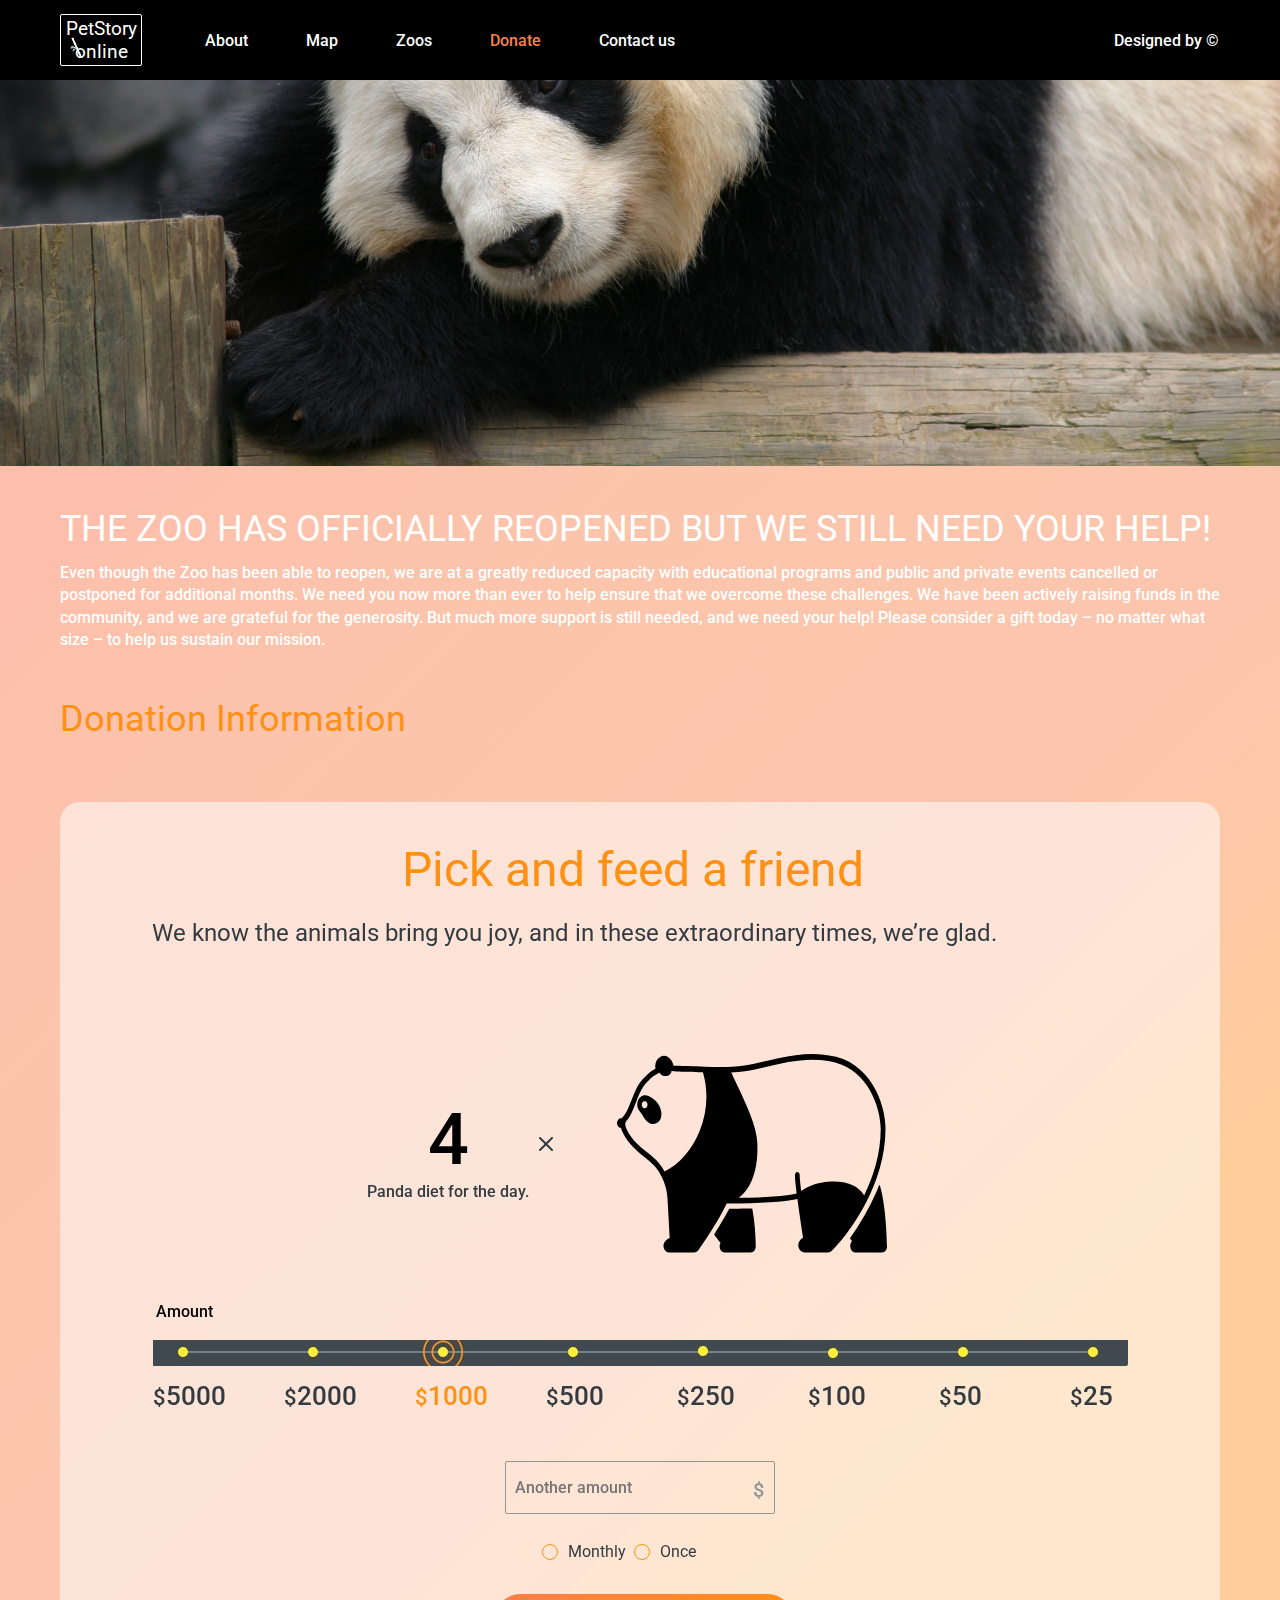
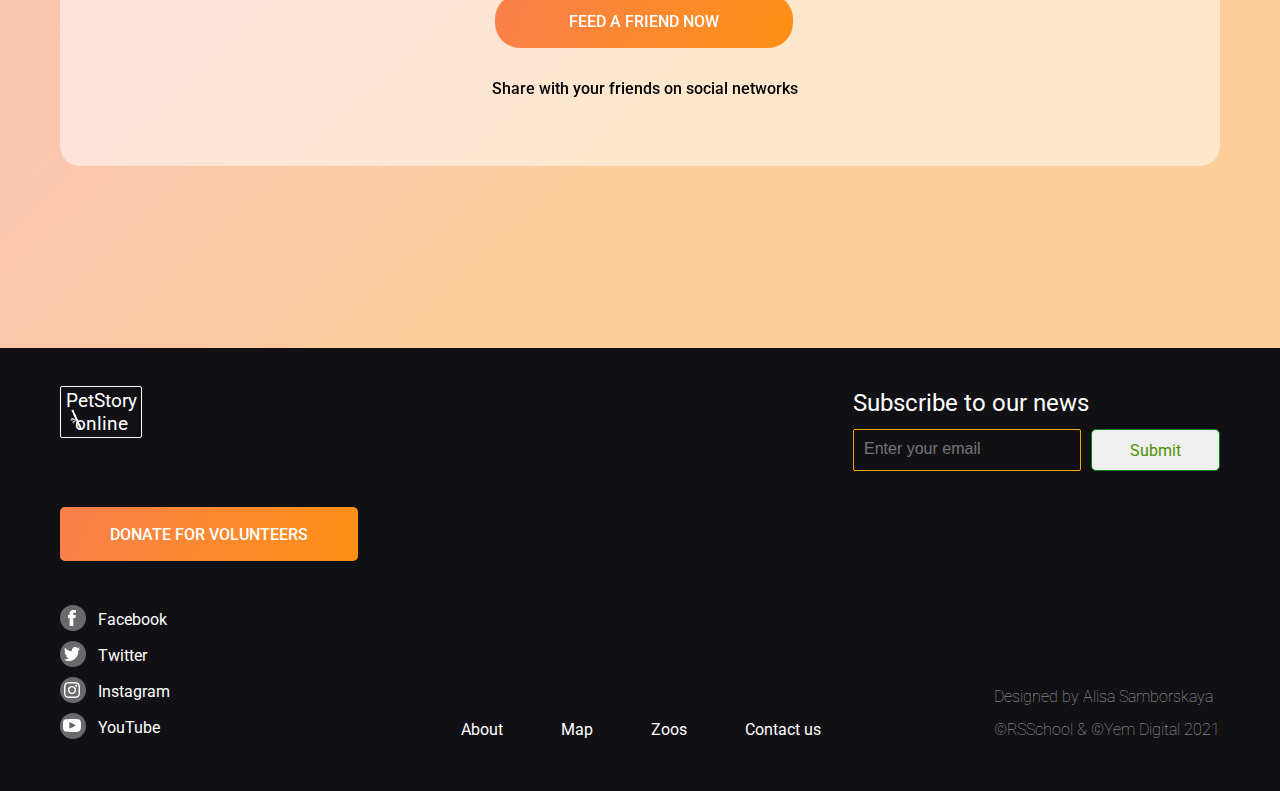
<file: pages/donate/index.html>
<!DOCTYPE html>
<html lang="en">
  <head>
    <meta charset="UTF-8" />
    <meta http-equiv="X-UA-Compatible" content="IE=edge" />
    <meta name="viewport" content="width=device-width, initial-scale=1.0" />
    <title>Donate</title>
    <link rel="preconnect" href="https://fonts.googleapis.com" />
    <link rel="preconnect" href="https://fonts.gstatic.com" crossorigin />
    <link
      href="https://fonts.googleapis.com/css2?family=Roboto:wght@100;300;400;500;700&display=swap"
      rel="stylesheet"
    />
    <link rel="stylesheet" href="./style.css" />
  </head>
  <body>
    <div class="overlay_open_tablet"></div>
    <div class="wrapper">
      <div class="popup_wrp" id="popup">
        <div class="popup_tablet popup_mobile">
          <div class="popup_logo flex">
            <h1>
              <a href="../../pages/main/index.html" class="popup_logo-link"
                >PetStory online</a
              >
            </h1>
            <img
              src="../../assets/icons/popup_logo_bamboo.svg"
              alt="logo"
              class="popup_logo_icon"
            />
          </div>
          <nav class="popup_nav">
            <ul class="popup_list flex">
              <li class="popup_item">
                <a href="../../pages/main/index.html">About</a>
              </li>
              <li class="popup_item"><a href="">Map</a></li>
              <li class="popup_item"><a href="">Zoos</a></li>
              <li class="popup_item">
                <a href="../donate/index.html">Donate</a>
              </li>
              <li class="popup_item"><a href="">Contact us</a></li>
              <li class="popup_item">
                <a
                  href="https://www.figma.com/file/jfEFwkXVj1WRq7sUHDr8os/PetStory-online?node-id=0%3A1"
                  target="_blank"
                  >Designed by ©</a
                >
              </li>
            </ul>
          </nav>
          <div class="cross">
            <span class="cross_span"></span>
            <span class="cross_span"></span>
          </div>
        </div>
      </div>
      <div class="header__preview">
        <header class="header flex">
          <div class="container container__header flex">
            <div class="header_logo flex">
              <h1>
                <a href="../main/index.html" class="header_logo-link"
                  >PetStory online</a
                >
              </h1>
              <img
                src="../../assets/icons/header_logo_bamboo.svg"
                alt="logo"
                class="header_logo_icon"
              />
            </div>
            <div class="menu_burger" id="popup_btn">
              <span></span>
              <span></span>
              <span></span>
            </div>
            <nav class="header_nav">
              <ul class="header_list flex">
                <li class="header_item">
                  <a href="../main/index.html">About</a>
                </li>
                <li class="header_item"><a href="">Map</a></li>
                <li class="header_item"><a href="">Zoos</a></li>
                <li class="header_item">
                  <a href="/pages/donate/index.html" target="_blank">Donate</a>
                </li>
                <li class="header_item"><a href="">Contact us</a></li>
                <li class="header_item">
                  <a
                    href="https://www.figma.com/file/jfEFwkXVj1WRq7sUHDr8os/PetStory-online?node-id=0%3A1"
                    target="_blank"
                    >Designed by ©</a
                  >
                </li>
              </ul>
            </nav>
          </div>
        </header>

        <section class="preview">
          <div class="container_preview container"></div>
        </section>

        <section class="donate">
          <div class="donate_container container">
            <div class="donate_content">
              <h2 class="donate_title">
                THE ZOO HAS OFFICIALLY REOPENED BUT WE STILL NEED YOUR HELP!
              </h2>
              <p class="donate_subtitle">
                Even though the Zoo has been able to reopen, we are at a greatly
                reduced capacity with educational programs and public and
                private events cancelled or postponed for additional months. We
                need you now more than ever to help ensure that we overcome
                these challenges. We have been actively raising funds in the
                community, and we are grateful for the generosity. But much more
                support is still needed, and we need your help! Please consider
                a gift today – no matter what size – to help us sustain our
                mission.
              </p>
              <h2 class="donate_text_info">Donation Information</h2>
              <div class="donate_main">
                <h2 class="donate_main_title">Pick and feed a friend</h2>
                <p class="donate_main_subtitle">
                  We know the animals bring you joy, and in these
                  <span>extraordinary times, we&rsquo;re glad.</span>
                </p>
                <div class="donate_main_diet">
                  <div class="diet_left">
                    <h3 class="diet_number">4</h3>
                    <p class="diet_text">Panda diet for the day.</p>
                  </div>
                  <img
                    src="../../assets/icons/diet_icon.svg"
                    alt="icon"
                    class="diet_icon_small"
                  />
                  <img
                    src="../../assets/icons/diet_icon_mobile.svg"
                    alt="icon"
                    class="diet_icon_small_mobile"
                  />
                  <img
                    src="../../assets/icons/diet_panda_big.svg"
                    alt="icon"
                    class="diet_icon_big"
                  />
                </div>
                <div class="donate_main_form">
                  <h3 class="form_title">Amount</h3>
                  <div class="form_slider">
                    <img
                      src="../../assets/images/donate_form_slider.jpg"
                      alt="slider"
                      class="form_slider_img"
                    />
                    <img
                      src="../../assets/images/donate_form_slider_smalldesk.png"
                      alt="slider"
                      class="form_slider_img_smalldesk"
                    />
                    <img
                      src="../../assets/images/donate_form_slider_tablet.png"
                      alt="slider"
                      class="form_slider_img_tablet"
                    />
                    <img
                      src="../../assets/images/donate_form_slider_mobile.png"
                      alt="slider"
                      class="form_slider_img_mobile"
                    />
                    <div class="form_text_wrp">
                      <p class="form_text form_text1"><span>$</span>5000</p>
                      <p class="form_text form_text2"><span>$</span>2000</p>
                      <p class="form_text form_text3"><span>$</span>1000</p>
                      <p class="form_text form_text4"><span>$</span>500</p>
                      <p class="form_text form_text5"><span>$</span>250</p>
                      <p class="form_text form_text6"><span>$</span>100</p>
                      <p class="form_text form_text7"><span>$</span>50</p>
                      <p class="form_text form_text8"><span>$</span>25</p>
                    </div>
                  </div>
                  <div class="form_another-donate-block">
                    <input
                      type="number"
                      maxlength="4"
                      id="amount"
                      placeholder="Another amount"
                      class="another-donate"
                    />
                    <label for="amount">$</label>
                  </div>
                  <div class="form_frequency">
                    <label for="" class="frequency_radio">
                      <input type="radio" name="frequency_radio" />
                      <span>Monthly</span>
                    </label>
                    <label for="" class="frequency_radio">
                      <input type="radio" name="frequency_radio" />
                      <span>Once</span>
                    </label>
                  </div>
                  <button class="donate_main_button">FEED A FRIEND NOW</button>
                  <p class="donate_main_footer_text">
                    Share with your friends on social networks
                  </p>
                </div>
              </div>
            </div>
          </div>
        </section>

        <footer class="footer">
          <div class="footer_container container">
            <div class="footer_content">
              <div class="footer_logo_wrp">
                <div class="footer_logo">
                  <h4>
                    <a href="../main/index.html" class="footer_logo-link"
                      >PetStory online</a
                    >
                  </h4>
                  <img
                    src="../../assets/icons/header_logo_bamboo.svg"
                    alt="logo"
                    class="footer_logo_icon"
                  />
                </div>
              </div>
              <div class="footer_email">
                <h2 class="footer_email-title">Subscribe to our news</h2>
                <form class="email_wrp">
                  <div class="email_border">
                    <input
                      type="email"
                      class="email_field"
                      placeholder="Enter your email"
                    />
                  </div>
                  <input
                    type="button"
                    class="footer_email-btn"
                    value="Submit"
                  />
                </form>
              </div>
              <div class="footer_donate-wrp">
                <a href="/pages/donate/index.html" target="_blank"
                  ><button class="footer_btn-donate">
                    DONATE FOR VOLUNTEERS
                  </button></a
                >
              </div>
              <ul class="socials_list">
                <li class="social_item">
                  <a href="https://ru-ru.facebook.com/" target="_blank"
                    ><div class="social_bck">
                      <img
                        src="../../assets/icons/facebook.svg"
                        alt="social"
                        class="social_img-1"
                      /></div
                  ></a>
                  <p class="social_text">Facebook</p>
                </li>
                <li class="social_item">
                  <a href="https://twitter.com/?lang=ru" target="_blank"
                    ><div class="social_bck">
                      <img
                        src="../../assets/icons/twitter.svg"
                        alt="social"
                        class="social_img-2"
                      /></div
                  ></a>
                  <p class="social_text">Twitter</p>
                </li>
                <li class="social_item">
                  <a href="https://www.instagram.com/" target="_blank"
                    ><div class="social_bck">
                      <img
                        src="../../assets/icons/instagram.svg"
                        alt="social"
                        class="social_img-3"
                      /></div
                  ></a>
                  <p class="social_text">Instagram</p>
                </li>
                <li class="social_item">
                  <a href="https://www.youtube.com/?hl=RU" target="_blank"
                    ><div class="social_bck">
                      <img
                        src="../../assets/icons/youtube.svg"
                        alt="social"
                        class="social_img-4"
                      /></div
                  ></a>
                  <p class="social_text">YouTube</p>
                </li>
              </ul>
              <nav class="footer_nav">
                <ul class="footer_list">
                  <li class="footer_item">
                    <a href="../main/index.html">About</a>
                  </li>
                  <li class="footer_item"><a href="">Map</a></li>
                  <li class="footer_item"><a href="">Zoos</a></li>
                  <li class="footer_item"><a href="">Contact us</a></li>
                </ul>
              </nav>
              <p class="footer_about">
                Designed by Alisa Samborskaya <br />
                ©RSSchool & ©Yem Digital 2021
              </p>
            </div>
          </div>
        </footer>
      </div>
    </div>
    <script src="./script.js"></script>
  </body>
</html>
</file>
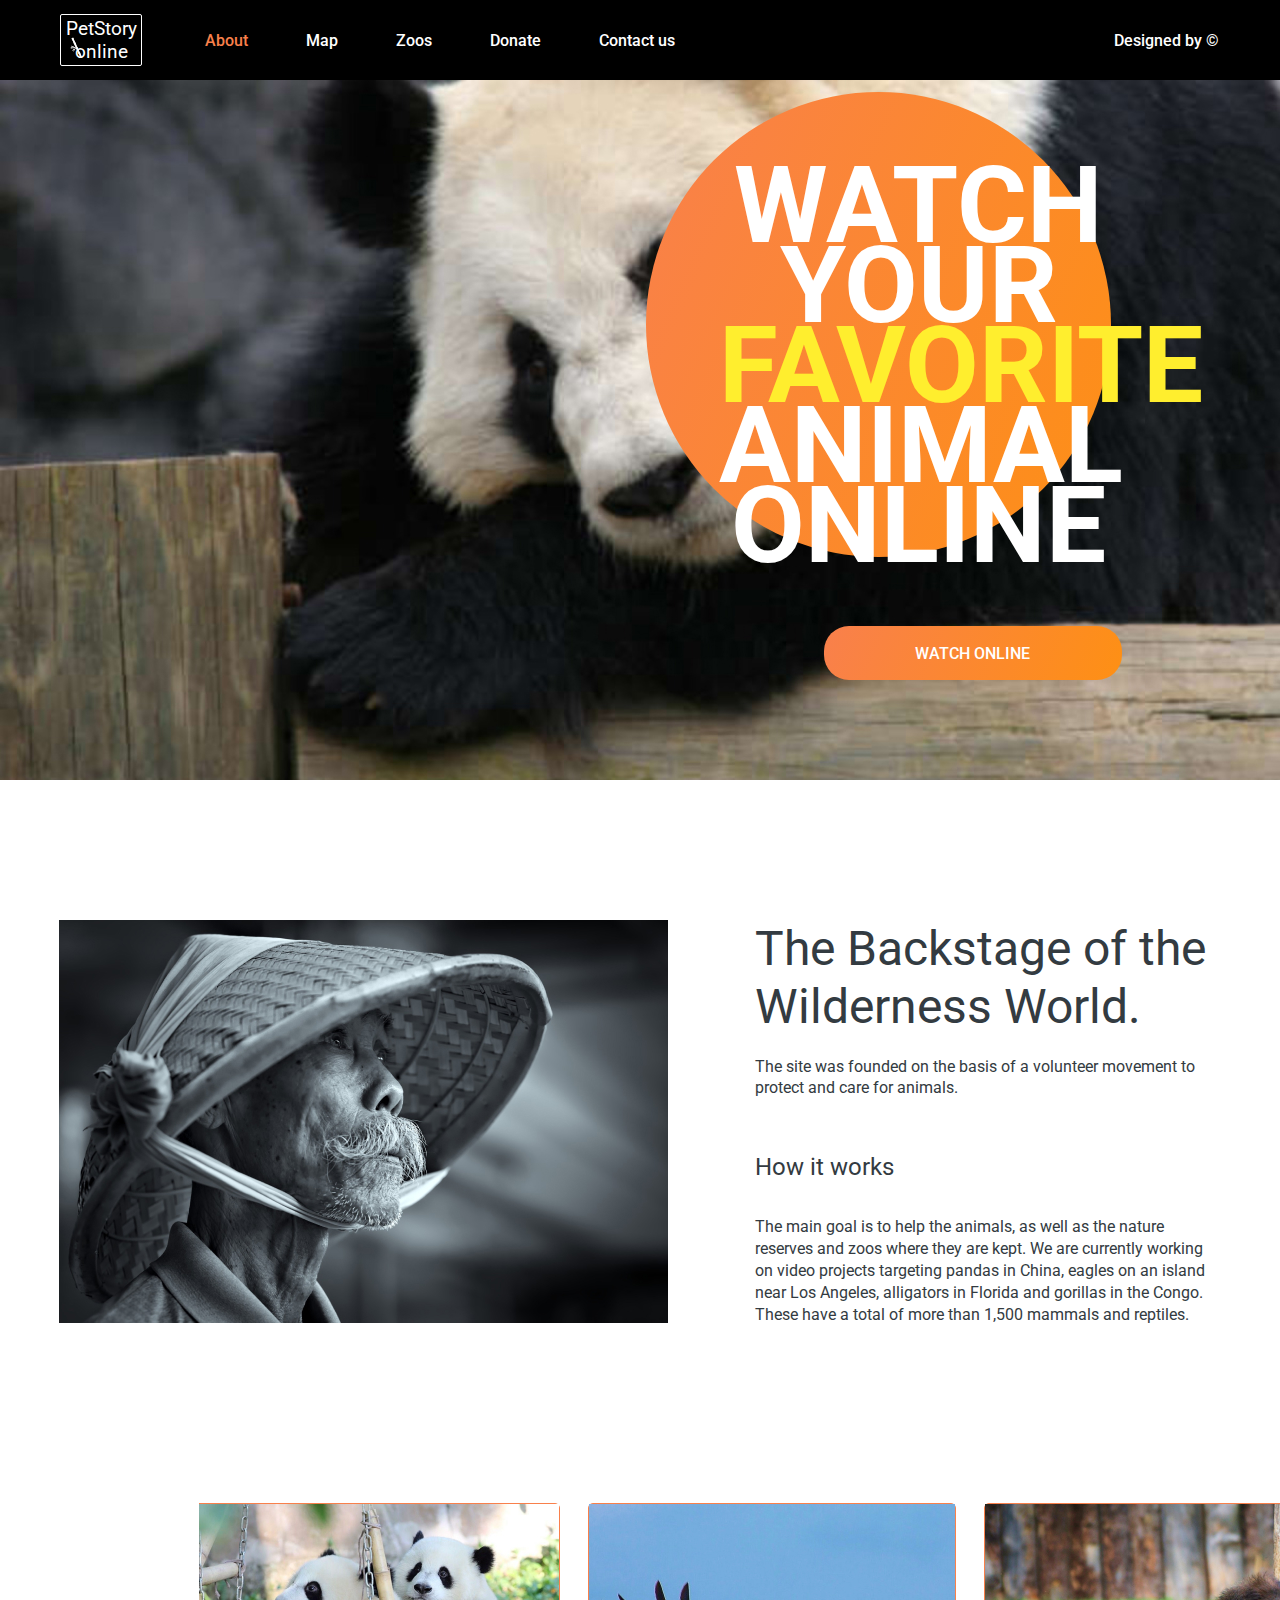
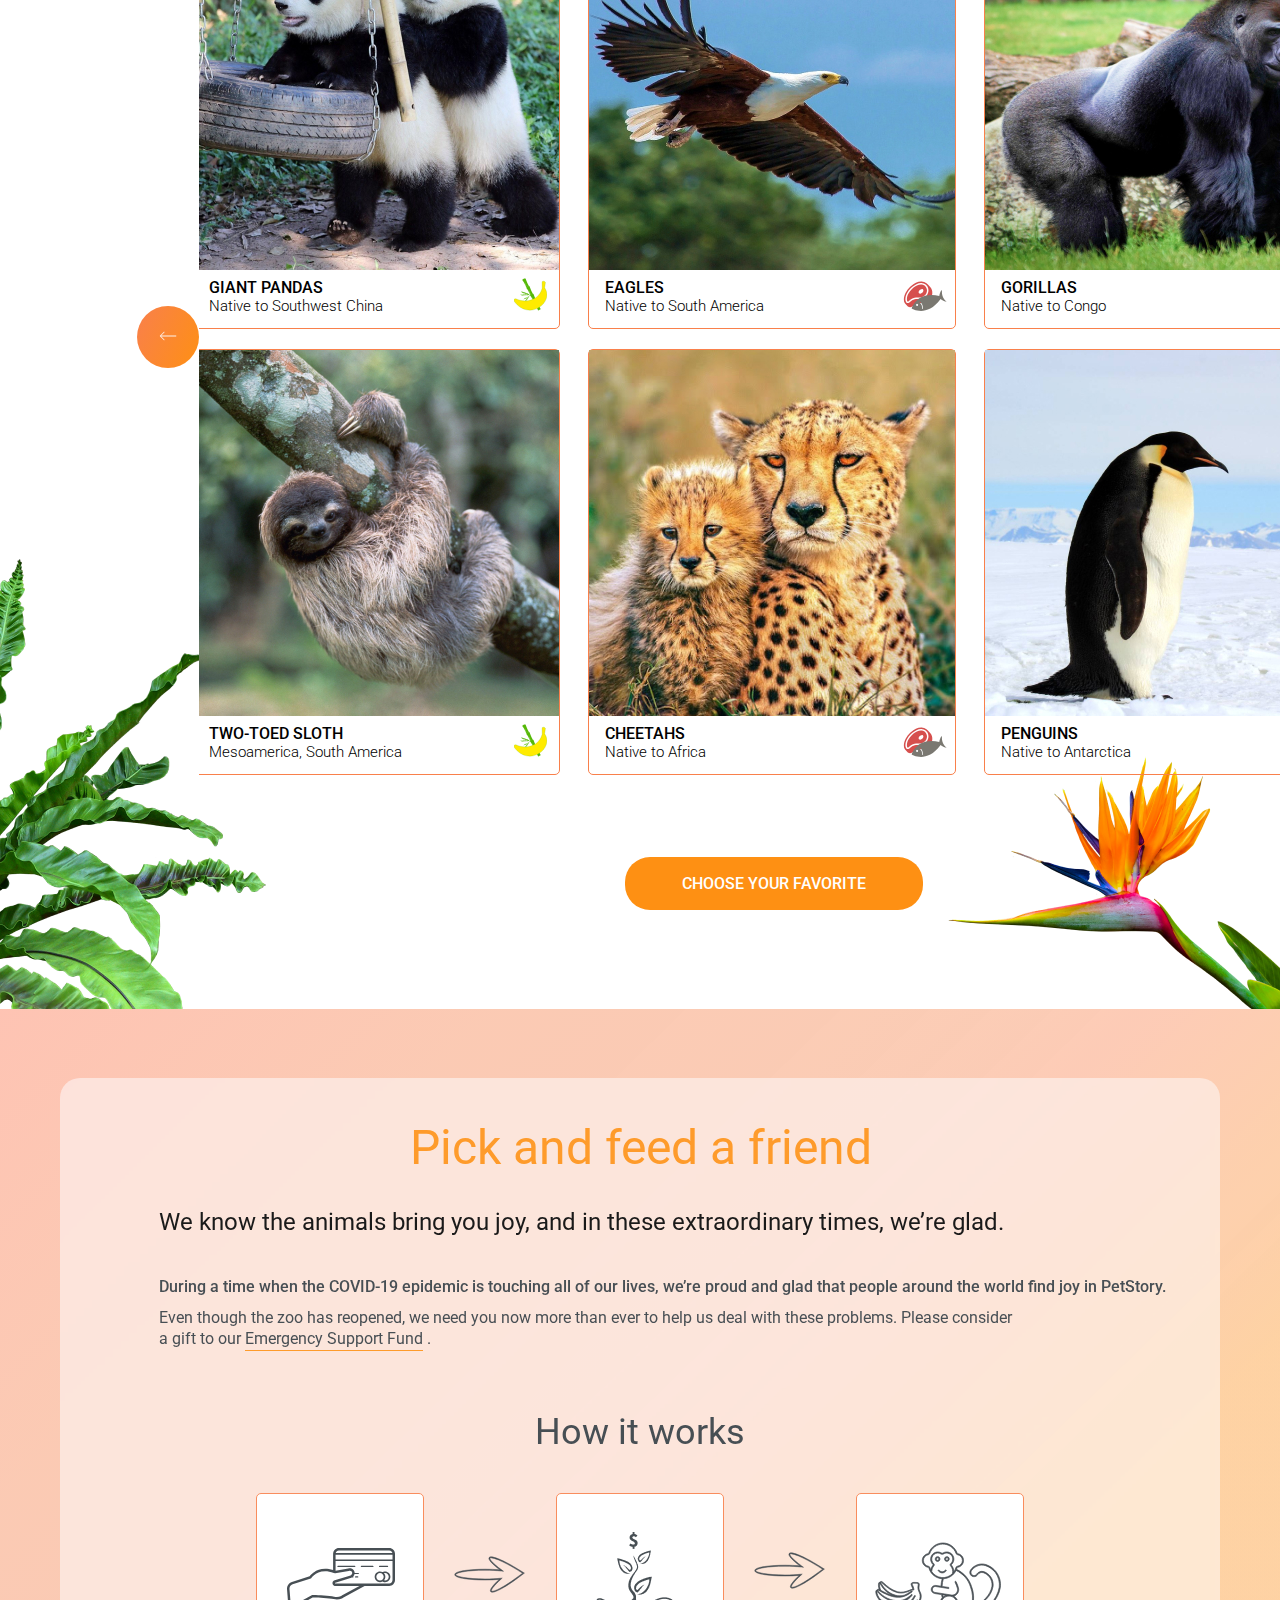
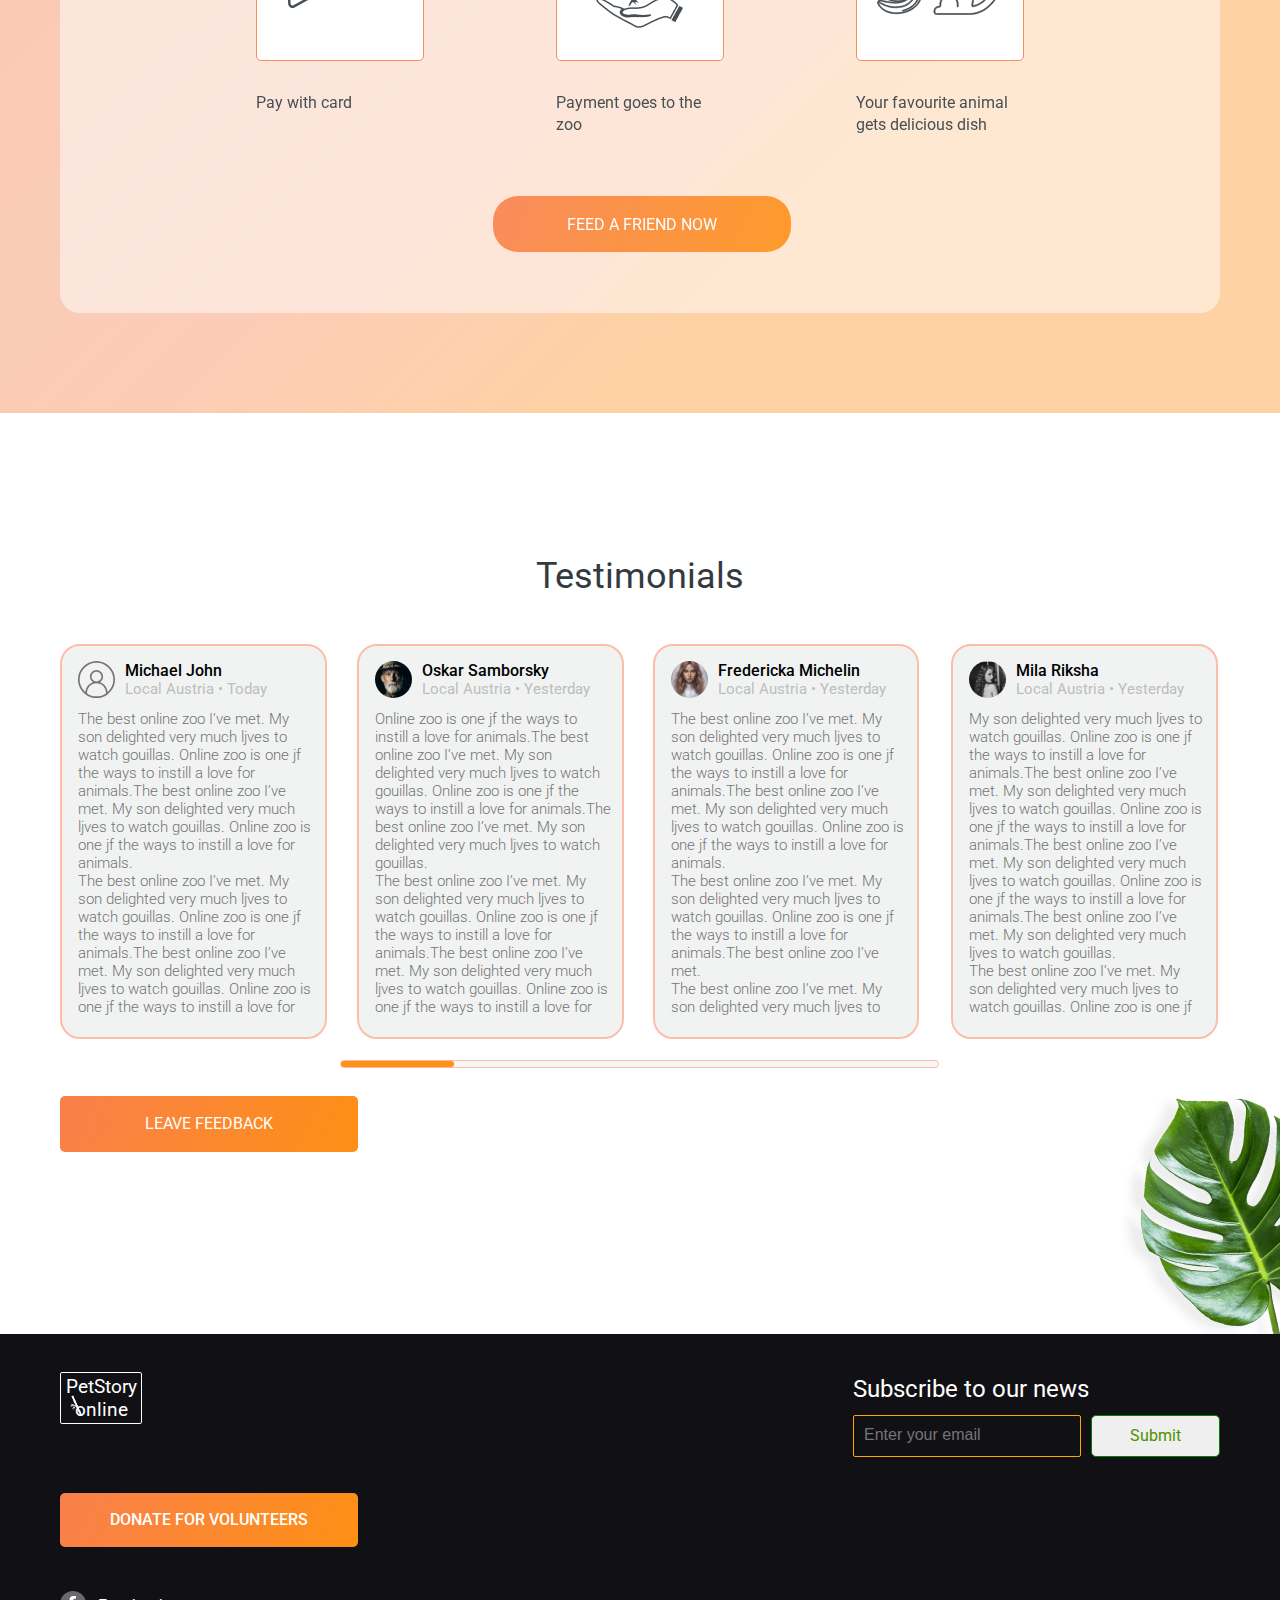
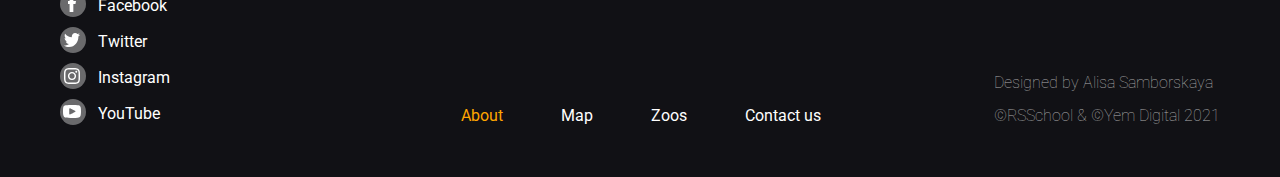
<file: pages/main/index.html>
<!DOCTYPE html>
<html lang="en">
  <head>
    <meta charset="UTF-8" />
    <meta http-equiv="X-UA-Compatible" content="IE=edge" />
    <meta name="viewport" content="width=device-width, initial-scale=1.0" />
    <title>Online-zoo</title>
    <link rel="preconnect" href="https://fonts.googleapis.com" />
    <link rel="preconnect" href="https://fonts.gstatic.com" crossorigin />
    <link
      href="https://fonts.googleapis.com/css2?family=Roboto:wght@100;300;400;500;700&display=swap"
      rel="stylesheet"
    />
    <link rel="stylesheet" href="./style.css" />
  </head>
  <body>
    <div class="overlay_open_tablet"></div>
    <div class="wrapper">
      <div class="popup_wrp" id="popup">
        <div class="popup_tablet popup_mobile">
          <div class="popup_logo flex">
            <h1>
              <a href="./index.html" class="popup_logo-link">PetStory online</a>
            </h1>
            <img
              src="../../assets/icons/popup_logo_bamboo.svg"
              alt="logo"
              class="popup_logo_icon"
            />
          </div>
          <nav class="popup_nav">
            <ul class="popup_list flex">
              <li class="popup_item"><a href="#">About</a></li>
              <li class="popup_item"><a href="">Map</a></li>
              <li class="popup_item"><a href="">Zoos</a></li>
              <li class="popup_item">
                <a href="../donate/index.html">Donate</a>
              </li>
              <li class="popup_item"><a href="">Contact us</a></li>
              <li class="popup_item">
                <a
                  href="https://www.figma.com/file/jfEFwkXVj1WRq7sUHDr8os/PetStory-online?node-id=0%3A1"
                  target="_blank"
                  >Designed by ©</a
                >
              </li>
            </ul>
          </nav>
          <div class="cross">
            <span class="cross_span"></span>
            <span class="cross_span"></span>
          </div>
        </div>
      </div>
      <div class="header__preview">
        <div class="preview_ellipse_small_desc"></div>
        <header class="header flex">
          <div class="container container__header flex">
            <div class="header_logo flex">
              <h1><a href="" class="header_logo-link">PetStory online</a></h1>
              <img
                src="../../assets/icons/header_logo_bamboo.svg"
                alt="logo"
                class="header_logo_icon"
              />
            </div>
            <div class="menu_burger" id="popup_btn">
              <span></span>
              <span></span>
              <span></span>
            </div>
            <nav class="header_nav">
              <ul class="header_list flex">
                <li class="header_item"><a href="#">About</a></li>
                <li class="header_item"><a href="">Map</a></li>
                <li class="header_item"><a href="">Zoos</a></li>
                <li class="header_item">
                  <a href="../donate/index.html">Donate</a>
                </li>
                <li class="header_item"><a href="">Contact us</a></li>
                <li class="header_item">
                  <a
                    href="https://www.figma.com/file/jfEFwkXVj1WRq7sUHDr8os/PetStory-online?node-id=0%3A1"
                    target="_blank"
                    >Designed by ©</a
                  >
                </li>
              </ul>
            </nav>
          </div>
        </header>
        <section class="preview">
          <div class="container_preview container">
            <div class="preview_content">
              <div class="preview_ellipse"></div>
              <h2 class="preview_text">
                WATCH YOUR <span>FAVORITE</span> ANIMAL ONLINE
              </h2>
              <button class="preview_button">WATCH ONLINE</button>
            </div>
          </div>
        </section>
      </div>

      <main class="main">
        <section class="backstage">
          <div class="container_backstage container">
            <div class="backstage_content flex">
              <img
                src="../../assets/images/bamboo_cap.jpg"
                alt="bamboo-cap"
                class="backstage_img"
              />
              <img
                src="../../assets/images/bamboo-cap_small_desc.jpg"
                alt="bamboo-cap"
                class="backstage_img_small_desc"
                width="455"
                height="408"
              />
              <div class="backstage_text">
                <h3 class="backstage_title-first">
                  The Backstage of the Wilderness World.
                </h3>
                <p class="backstage_subtitle-first">
                  The site was founded on the basis of a volunteer movement to
                  protect and care for animals.
                </p>
                <h4 class="backstage_title-second">How it works</h4>
                <p class="backstage_subtitle-second">
                  The main goal is to help the animals, as well as the nature
                  reserves and zoos where they are kept. We are currently
                  working on video projects targeting pandas in China, eagles on
                  an island near Los Angeles, alligators in Florida and gorillas
                  in the Congo. These have a total of more than 1,500 mammals
                  and reptiles.
                </p>
              </div>
            </div>
          </div>
        </section>

        <section class="animal_card">
          <div class="left-scroll-btn">
            <button class="scroll-btn">
              <img src="../../assets/icons/arrow_left.svg" alt="arrow" />
            </button>
          </div>
          <div class="animal_card_container container">
            <div class="animal_card_content">
              <div class="left-scroll-btn_smalldesk">
                <button class="scroll-btn">
                  <img src="../../assets/icons/arrow_left.svg" alt="arrow" />
                </button>
              </div>
              <div class="right-scroll-btn_smalldesk">
                <button class="scroll-btn">
                  <img src="../../assets/icons/arrow_right.svg" alt="arrow" />
                </button>
              </div>
              <div class="animal_card-slider" id="viewport">
                <div class="animal_card-element card_1">
                  <img
                    src="../../assets/images/animal_card_1.jpg"
                    alt="card"
                    class="card-element_img"
                  />
                  <p class="card-element_title">GIANT PANDAS</p>
                  <p class="card-element_subtitle">Native to Southwest China</p>
                  <img
                    src="../../assets/icons/banana-bamboo_icon.svg"
                    alt="icon"
                    class="card-element_icon banana"
                  />
                </div>
                <div class="animal_card-element card_2">
                  <img
                    src="../../assets/images/animal_card_2.jpg"
                    alt="card"
                    class="card-element_img"
                  />
                  <p class="card-element_title">EAGLES</p>
                  <p class="card-element_subtitle">Native to South America</p>
                  <img
                    src="../../assets/icons/meet-fish_icon.svg"
                    alt="icon"
                    class="card-element_icon meet_fish"
                  />
                </div>
                <div class="animal_card-element card_3">
                  <img
                    src="../../assets/images/animal_card_3.jpg"
                    alt="card"
                    class="card-element_img"
                  />
                  <p class="card-element_title">GORILLAS</p>
                  <p class="card-element_subtitle">Native to Congo</p>
                  <img
                    src="../../assets/icons/banana-bamboo_icon.svg"
                    alt="icon"
                    class="card-element_icon banana"
                  />
                </div>
                <div class="animal_card-element card_4">
                  <img
                    src="../../assets/images/animal_card_4.jfif"
                    alt="card"
                    class="card-element_img"
                    width="366"
                    height="366"
                  />
                  <p class="card-element_title">ALLIGATORS</p>
                  <p class="card-element_subtitle">
                    Native to Southeastern United States
                  </p>
                  <img
                    src="../../assets/icons/meet-fish_icon.svg"
                    alt="icon"
                    class="card-element_icon meet_fish"
                  />
                </div>
                <div class="animal_card-element card_5">
                  <img
                    src="../../assets/images/animal_card_5.jpg"
                    alt="card"
                    class="card-element_img"
                  />
                  <p class="card-element_title">TWO-TOED SLOTH</p>
                  <p class="card-element_subtitle">
                    Mesoamerica, South America
                  </p>
                  <img
                    src="../../assets/icons/banana-bamboo_icon.svg"
                    alt="icon"
                    class="card-element_icon banana"
                  />
                </div>
                <div class="animal_card-element card_6">
                  <img
                    src="../../assets/images/animal_card_6.jpg"
                    alt="card"
                    class="card-element_img"
                  />
                  <p class="card-element_title">CHEETAHS</p>
                  <p class="card-element_subtitle">Native to Africa</p>
                  <img
                    src="../../assets/icons/meet-fish_icon.svg"
                    alt="icon"
                    class="card-element_icon meet_fish"
                  />
                </div>
                <div class="animal_card-element card_7">
                  <img
                    src="../../assets/images/animal_card_7.jpg"
                    alt="card"
                    class="card-element_img"
                  />
                  <p class="card-element_title">PENGUINS</p>
                  <p class="card-element_subtitle">Native to Antarctica</p>
                  <img
                    src="../../assets/icons/meet-fish_icon.svg"
                    alt="icon"
                    class="card-element_icon meet_fish"
                  />
                </div>
                <div class="animal_card-element card_8">
                  <img
                    src="../../assets/images/animal_card_8.jfif"
                    alt="card"
                    class="card-element_img"
                    width="366"
                    height="366"
                  />
                  <p class="card-element_title">GORILLAS</p>
                  <p class="card-element_subtitle">Native to Congo</p>
                  <img
                    src="../../assets/icons/banana-bamboo_icon.svg"
                    alt="icon"
                    class="card-element_icon banana"
                  />
                </div>
              </div>
              <button class="animal_card-button">CHOOSE YOUR FAVORITE</button>
            </div>
          </div>
          <div class="right-scroll-btn">
            <button class="scroll-btn">
              <img src="../../assets/icons/arrow_right.svg" alt="arrow" />
            </button>
          </div>
        </section>

        <section class="donate">
          <div class="donate_container container">
            <div class="donate_content">
              <h2 class="donate_title-main">Pick and feed a friend</h2>
              <p class="donate_subtitle">
                We know the animals bring you joy, and in these extraordinary
                times, we&rsquo;re glad.
              </p>
              <p class="donate_text-one">
                During a time when the COVID-19 epidemic is touching all of our
                lives, we&rsquo;re proud and glad that people around the world
                find joy in PetStory.
              </p>
              <p class="donate_text-two">
                Even though the zoo has reopened, we need you now more than ever
                to help us deal with these problems. Please consider a gift to
                our
                <a href="../donate/index.html" target="_blank"
                  ><span> Emergency Support Fund</span> .</a
                >
              </p>
              <h3 class="donate_title-steps">How it works</h3>
              <div class="donate_steps">
                <img
                  src="../../assets/images/donate_arrow_tablet.svg"
                  alt="arrow_tablet"
                  class="donate_arrow_tablet1"
                  width="89"
                  height="70"
                />
                <img
                  src="../../assets/images/donate_arrow_tablet.svg"
                  alt="arrow_tablet"
                  class="donate_arrow_tablet2"
                  width="89"
                  height="70"
                />
                <div class="donate_steps-widget widget-1">
                  <div class="widget_background">
                    <img
                      src="../../assets/icons/donate_widget_pay.svg"
                      alt="icon"
                      class="widget_logo-pay"
                    />
                  </div>
                  <p class="widget_text">Pay with card</p>
                </div>
                <img
                  src="../../assets/icons/donate_arrow.svg"
                  alt="arrow"
                  class="donate_steps_arrow-one"
                />
                <div class="donate_steps-widget widget-2">
                  <div class="widget_background">
                    <img
                      src="../../assets/icons/donate_widget_hand.png"
                      alt="icon"
                      class="widget_logo-hand"
                    />
                  </div>
                  <p class="widget_text">
                    Payment goes to the <br />
                    zoo
                  </p>
                </div>
                <img
                  src="../../assets/icons/donate_arrow.svg"
                  alt="arrow"
                  class="donate_steps_arrow-two"
                />
                <div class="donate_steps-widget widget-3">
                  <div class="widget_background">
                    <img
                      src="../../assets/icons/donate_widget_monkey.svg"
                      alt="icon"
                      class="widget_logo-monkey"
                    />
                  </div>
                  <p class="widget_text">
                    Your favourite animal <br />
                    gets delicious dish
                  </p>
                </div>
              </div>
              <button class="donate_btn">
                <a href="../donate/index.html"> FEED A FRIEND NOW</a>
              </button>
            </div>
          </div>
        </section>

        <section class="response">
          <div class="response_container container">
            <div class="response_content">
              <p class="response_title">Testimonials</p>
              <div class="response_cards-list">
                <div class="response_card">
                  <div class="response_card-top">
                    <img
                      src="../../assets/icons/response_card-img_1.svg"
                      alt="user"
                      class="response_card-img"
                    />
                    <h4 class="response_card-name">Michael John</h4>
                    <p class="response_card-info">Local Austria • Today</p>
                  </div>
                  <p class="response_card-content">
                    The best online zoo I&rsquo;ve met. My son delighted very
                    much ljves to watch gouillas. Online zoo is one jf the ways
                    to instill a love for animals.The best online zoo I&rsquo;ve
                    met. My son delighted very much ljves to watch gouillas.
                    Online zoo is one jf the ways to instill a love for animals.
                    <br />
                    The best online zoo I&rsquo;ve met. My son delighted very
                    much ljves to watch gouillas. Online zoo is one jf the ways
                    to instill a love for animals.The best online zoo I&rsquo;ve
                    met. My son delighted very much ljves to watch gouillas.
                    Online zoo is one jf the ways to instill a love for animals.
                  </p>
                </div>
                <div class="response_card">
                  <div class="response_card-top">
                    <img
                      src="../../assets/icons/response_card-img_2.svg"
                      alt="user"
                      class="response_card-img"
                    />
                    <h4 class="response_card-name">Oskar Samborsky</h4>
                    <p class="response_card-info">Local Austria • Yesterday</p>
                  </div>
                  <p class="response_card-content">
                    Online zoo is one jf the ways to instill a love for
                    animals.The best online zoo I&rsquo;ve met. My son delighted
                    very much ljves to watch gouillas. Online zoo is one jf the
                    ways to instill a love for animals.The best online zoo
                    I&rsquo;ve met. My son delighted very much ljves to watch
                    gouillas. <br />
                    The best online zoo I&rsquo;ve met. My son delighted very
                    much ljves to watch gouillas. Online zoo is one jf the ways
                    to instill a love for animals.The best online zoo I&rsquo;ve
                    met. My son delighted very much ljves to watch gouillas.
                    Online zoo is one jf the ways to instill a love for animals.
                    The best online zoo I&rsquo;ve met. My son delighted very
                    much ljves to watch gouillas. Online zoo is one jf the ways
                    to instill a love for animals.The best online zoo I&rsquo;ve
                    met. My son delighted very much ljves to watch gouillas.
                    Online zoo is one jf the ways to instill a love for animals.
                  </p>
                </div>
                <div class="response_card">
                  <div class="response_card-top">
                    <img
                      src="../../assets/icons/response_card-img_3.svg"
                      alt="user"
                      class="response_card-img"
                    />
                    <h4 class="response_card-name">Fredericka Michelin</h4>
                    <p class="response_card-info">Local Austria • Yesterday</p>
                  </div>
                  <p class="response_card-content">
                    The best online zoo I&rsquo;ve met. My son delighted very
                    much ljves to watch gouillas. Online zoo is one jf the ways
                    to instill a love for animals.The best online zoo I&rsquo;ve
                    met. My son delighted very much ljves to watch gouillas.
                    Online zoo is one jf the ways to instill a love for animals.
                    <br />
                    The best online zoo I&rsquo;ve met. My son delighted very
                    much ljves to watch gouillas. Online zoo is one jf the ways
                    to instill a love for animals.The best online zoo I&rsquo;ve
                    met. <br />
                    The best online zoo I&rsquo;ve met. My son delighted very
                    much ljves to watch gouillas. Online zoo is one jf the ways
                    to instill a love for animals.The best online zoo I&rsquo;ve
                    met. My son delighted very much ljves to watch gouillas.
                    Online zoo is one jf the ways to instill a love for animals.
                  </p>
                </div>
                <div class="response_card">
                  <div class="response_card-top">
                    <img
                      src="../../assets/icons/response_card-img_4.svg"
                      alt="user"
                      class="response_card-img response_card-img_4"
                    />
                    <h4 class="response_card-name">Mila Riksha</h4>
                    <p class="response_card-info">Local Austria • Yesterday</p>
                  </div>
                  <p class="response_card-content">
                    My son delighted very much ljves to watch gouillas. Online
                    zoo is one jf the ways to instill a love for animals.The
                    best online zoo I&rsquo;ve met. My son delighted very much
                    ljves to watch gouillas. Online zoo is one jf the ways to
                    instill a love for animals.The best online zoo I&rsquo;ve
                    met. My son delighted very much ljves to watch gouillas.
                    Online zoo is one jf the ways to instill a love for
                    animals.The best online zoo I&rsquo;ve met. My son delighted
                    very much ljves to watch gouillas. <br />
                    The best online zoo I&rsquo;ve met. My son delighted very
                    much ljves to watch gouillas. Online zoo is one jf the ways
                    to instill a love for animals.The best online zoo I&rsquo;ve
                    met. My son delighted very much ljves to watch gouillas.
                    Online zoo is one jf the ways to instill a love for animals.
                  </p>
                </div>
              </div>
              <div class="response_line">
                <div class="progress_bar"></div>
              </div>
              <div class="repsonse_btn-wrp">
                <button class="response_btn">LEAVE FEEDBACK</button>
              </div>
            </div>
          </div>
        </section>
      </main>

      <footer class="footer">
        <div class="footer_container container">
          <div class="footer_content">
            <div class="footer_logo_wrp">
              <div class="footer_logo">
                <h4><a href="" class="footer_logo-link">PetStory online</a></h4>
                <img
                  src="../../assets/icons/header_logo_bamboo.svg"
                  alt="logo"
                  class="footer_logo_icon"
                />
              </div>
            </div>
            <div class="footer_email">
              <h2 class="footer_email-title">Subscribe to our news</h2>
              <form class="email_wrp">
                <div class="email_border">
                  <input
                    type="email"
                    class="email_field"
                    placeholder="Enter your email"
                  />
                </div>
                <input type="button" class="footer_email-btn" value="Submit" />
              </form>
            </div>
            <div class="footer_donate-wrp">
              <a href="../donate/index.html"
                ><button class="footer_btn-donate">
                  DONATE FOR VOLUNTEERS
                </button></a
              >
            </div>
            <ul class="socials_list">
              <li class="social_item">
                <a href="https://ru-ru.facebook.com/" target="_blank"
                  ><div class="social_bck">
                    <img
                      src="../../assets/icons/facebook.svg"
                      alt="social"
                      class="social_img-1"
                    /></div
                ></a>
                <p class="social_text">Facebook</p>
              </li>
              <li class="social_item">
                <a href="https://twitter.com/?lang=ru" target="_blank"
                  ><div class="social_bck">
                    <img
                      src="../../assets/icons/twitter.svg"
                      alt="social"
                      class="social_img-2"
                    /></div
                ></a>
                <p class="social_text">Twitter</p>
              </li>
              <li class="social_item">
                <a href="https://www.instagram.com/" target="_blank"
                  ><div class="social_bck">
                    <img
                      src="../../assets/icons/instagram.svg"
                      alt="social"
                      class="social_img-3"
                    /></div
                ></a>
                <p class="social_text">Instagram</p>
              </li>
              <li class="social_item">
                <a href="https://www.youtube.com/?hl=RU" target="_blank"
                  ><div class="social_bck">
                    <img
                      src="../../assets/icons/youtube.svg"
                      alt="social"
                      class="social_img-4"
                    /></div
                ></a>
                <p class="social_text">YouTube</p>
              </li>
            </ul>
            <nav class="footer_nav">
              <ul class="footer_list">
                <li class="footer_item"><a href="#">About</a></li>
                <li class="footer_item"><a href="">Map</a></li>
                <li class="footer_item"><a href="">Zoos</a></li>
                <li class="footer_item"><a href="">Contact us</a></li>
              </ul>
            </nav>
            <p class="footer_about">
              Designed by Alisa Samborskaya <br />
              ©RSSchool & ©Yem Digital 2021
            </p>
          </div>
        </div>
      </footer>
    </div>
    <script src="./script.js"></script>
  </body>
</html>
</file>
<file: pages/donate/style.css>
html, body {
  height: 100%;
}

html {
  overflow: overlay;
}

* {
  padding: 0px;
  margin: 0px;
  border: none;
}

*,
*::before,
*::after {
  box-sizing: border-box;
}

.footer .footer_container .footer_content .footer_logo-link, .header .header_logo-link {
  font-family: "Roboto";
  font-style: normal;
  font-weight: 400;
}

.footer .footer_container .footer_donate-wrp .footer_btn-donate, .donate .donate_container .donate_content .donate_main .donate_main_form .donate_main_footer_text, .donate .donate_container .donate_content .donate_main .donate_main_form .donate_main_button, .donate .donate_container .donate_content .donate_main .donate_main_form .form_another-donate-block input[type=number], .donate .donate_container .donate_content .donate_main .donate_main_form .form_text_wrp .form_text, .donate .donate_container .donate_content .donate_main .donate_main_form .form_title, .donate .donate_container .donate_content .donate_main .donate_main_diet .diet_left .diet_text, .donate .donate_container .donate_content .donate_main .donate_main_diet .diet_left .diet_number, .donate .donate_container .donate_content .donate_subtitle, .header .header_item {
  font-family: "Roboto";
  font-style: normal;
  font-weight: 500;
}

.footer .footer_container .footer_nav .footer_list .footer_item, .footer .footer_container .socials_list .social_item .social_text, .footer .footer_container .footer_content .footer_email .footer_email-btn, .footer .footer_container .footer_content .footer_email .footer_email-title, .donate .donate_container .donate_content .donate_main .donate_main_form .form_frequency .frequency_radio span, .donate .donate_container .donate_content .donate_main .donate_main_form .form_another-donate-block label, .donate .donate_container .donate_content .donate_main .donate_main_subtitle, .donate .donate_container .donate_content .donate_main .donate_main_title, .donate .donate_container .donate_content .donate_text_info, .donate .donate_container .donate_content .donate_title {
  font-family: "Roboto";
  font-style: normal;
  font-weight: 400;
}

.wrapper {
  max-width: 100%;
  overflow: hidden;
}

.container {
  width: 1160px;
}

.flex {
  display: flex;
}

a {
  text-decoration: none;
  color: inherit;
}

li {
  list-style-type: none;
}

.overlay_open_tablet {
  display: none;
  position: absolute;
  width: 100%;
  height: 1984px;
  top: 0;
  left: 0;
  background-color: rgba(0, 0, 0, 0.55);
  z-index: 100000;
}

.popup_tablet {
  display: none;
}

.header {
  height: 80px;
  background-color: black;
}
.header .container__header {
  align-items: center;
  margin: 0 auto;
}
.header .header_list {
  margin-left: 63px;
  justify-content: flex-start;
}
.header .header_item {
  color: #ffffff;
}
.header .header_item:not(:first-child) {
  margin-left: 58px;
}
.header .header_item:last-child {
  margin-left: 439px;
}
.header .header_item:nth-child(4) {
  pointer-events: none;
  color: #F9804B;
}
.header .header_logo {
  width: 7.0689655172%;
  height: 52px;
  border: 1px solid #ffffff;
  border-radius: 2px;
  position: relative;
  text-align: center;
}
.header h1 {
  line-height: 23px;
  height: 52px;
}
.header .header_logo-link {
  font-size: 19px;
  color: #ffffff;
  position: absolute;
  bottom: 2px;
  font-weight: 400;
}
.header .header_logo_icon {
  position: absolute;
  bottom: 7px;
  left: 9px;
}

.preview {
  background: url(../../assets/images/giant_panda_donate_0.jfif) no-repeat top -342px left 0;
  background-size: cover;
  position: relative;
  width: 100%;
  height: 386px;
}
.preview .container_preview {
  margin: 0 auto;
}

.donate {
  height: 1482px;
  background: linear-gradient(315.75deg, rgba(254, 210, 144, 0.7) 30.06%, #FEBDAB 100.95%, rgba(254, 210, 144, 0.7) 106.36%), linear-gradient(315.75deg, rgba(254, 189, 171, 0.74) 30.06%, rgba(243, 169, 248, 0.66) 50.74%, #E0D8F0 80.49%, #EAF7FE 127.9%, #EAF7FE 149.54%), linear-gradient(315.75deg, rgba(254, 189, 171, 0.74) 30.06%, rgba(243, 169, 248, 0.66) 50.74%, #E0D8F0 80.49%, #EAF7FE 127.9%, #EAF7FE 149.54%);
}
.donate .donate_container {
  margin: 0 auto;
  display: flex;
}
.donate .donate_container .donate_content {
  height: 1262px;
  margin-top: 42px;
}
.donate .donate_container .donate_content .donate_title {
  font-size: 36px;
  color: #ffffff;
}
.donate .donate_container .donate_content .donate_subtitle {
  margin-top: 12px;
  line-height: 22.4px;
  color: #ffffff;
}
.donate .donate_container .donate_content .donate_text_info {
  margin-top: 46px;
  font-size: 36px;
  color: #FE9013;
}
.donate .donate_container .donate_content .donate_main {
  height: 964px;
  margin-top: 62px;
  display: flex;
  flex-direction: column;
  background: rgba(255, 255, 255, 0.52);
  -webkit-backdrop-filter: blur(2px);
          backdrop-filter: blur(2px);
  border-radius: 20px;
}
.donate .donate_container .donate_content .donate_main .donate_main_title {
  margin-top: 39px;
  margin-left: 342px;
  font-size: 48px;
  color: #FE9013;
}
.donate .donate_container .donate_content .donate_main .donate_main_subtitle {
  font-size: 24px;
  color: #333B41;
  margin-top: 21px;
  margin-left: 92px;
}
.donate .donate_container .donate_content .donate_main .donate_main_diet {
  height: 246px;
  margin-left: 307px;
  margin-top: 60px;
  display: flex;
}
.donate .donate_container .donate_content .donate_main .donate_main_diet .diet_left {
  display: flex;
  flex-direction: column;
  align-items: center;
  margin-top: 90px;
}
.donate .donate_container .donate_content .donate_main .donate_main_diet .diet_left .diet_number {
  font-size: 72px;
  color: #000000;
  text-align: center;
}
.donate .donate_container .donate_content .donate_main .donate_main_diet .diet_left .diet_text {
  color: #333B41;
}
.donate .donate_container .donate_content .donate_main .donate_main_diet .diet_icon_small {
  height: 14px;
  margin-left: 10px;
  margin-top: 130px;
}
.donate .donate_container .donate_content .donate_main .donate_main_diet .diet_icon_small_mobile {
  display: none;
}
.donate .donate_container .donate_content .donate_main .donate_main_diet .diet_icon_big {
  margin-left: 64px;
}
.donate .donate_container .donate_content .donate_main .donate_main_form {
  margin-top: 49px;
  margin-left: 96px;
}
.donate .donate_container .donate_content .donate_main .donate_main_form .form_title {
  font-size: 16px;
  color: #000000;
}
.donate .donate_container .donate_content .donate_main .donate_main_form .form_slider {
  margin-top: 19px;
  margin-left: -3px;
}
.donate .donate_container .donate_content .donate_main .donate_main_form .form_slider_img_smalldesk {
  display: none;
}
.donate .donate_container .donate_content .donate_main .donate_main_form .form_slider_img_tablet {
  display: none;
}
.donate .donate_container .donate_content .donate_main .donate_main_form .form_slider_img_mobile {
  display: none;
}
.donate .donate_container .donate_content .donate_main .donate_main_form .form_text_wrp {
  display: flex;
  margin-top: 11px;
  margin-bottom: 50px;
}
.donate .donate_container .donate_content .donate_main .donate_main_form .form_text_wrp .form_text {
  font-size: 26px;
  color: #333B41;
}
.donate .donate_container .donate_content .donate_main .donate_main_form .form_text_wrp .form_text span {
  font-size: 22px;
  font-weight: 500;
}
.donate .donate_container .donate_content .donate_main .donate_main_form .form_text_wrp .form_text2, .donate .donate_container .donate_content .donate_main .donate_main_form .form_text_wrp .form_text3, .donate .donate_container .donate_content .donate_main .donate_main_form .form_text_wrp .form_text4 {
  margin-left: 58px;
}
.donate .donate_container .donate_content .donate_main .donate_main_form .form_text_wrp .form_text5, .donate .donate_container .donate_content .donate_main .donate_main_form .form_text_wrp .form_text6, .donate .donate_container .donate_content .donate_main .donate_main_form .form_text_wrp .form_text7 {
  margin-left: 73px;
}
.donate .donate_container .donate_content .donate_main .donate_main_form .form_text_wrp .form_text8 {
  margin-left: 88px;
}
.donate .donate_container .donate_content .donate_main .donate_main_form .form_text_wrp .form_text3 {
  color: #FE9013;
}
.donate .donate_container .donate_content .donate_main .donate_main_form .form_another-donate-block {
  margin-left: 349px;
  margin-top: 4px;
  min-width: 270px;
  max-width: 270px;
  position: relative;
}
.donate .donate_container .donate_content .donate_main .donate_main_form .form_another-donate-block input::-webkit-outer-spin-button,
.donate .donate_container .donate_content .donate_main .donate_main_form .form_another-donate-block input::-webkit-inner-spin-button {
  -webkit-appearance: none;
}
.donate .donate_container .donate_content .donate_main .donate_main_form .form_another-donate-block input[type=number] {
  border: 1px solid #929699;
  border-radius: 2px;
  width: 100%;
  padding: 16px 9px;
  font-size: 16px;
  color: #929699;
  background-color: inherit;
  outline: none;
}
.donate .donate_container .donate_content .donate_main .donate_main_form .form_another-donate-block label {
  position: absolute;
  top: 33%;
  left: 92%;
  font-size: 20px;
  font-weight: 500;
  color: #929699;
}
.donate .donate_container .donate_content .donate_main .donate_main_form .form_frequency {
  margin-left: 382px;
  margin-top: 27px;
}
.donate .donate_container .donate_content .donate_main .donate_main_form .form_frequency .frequency_radio span {
  display: inline-block;
  position: relative;
  padding-left: 30px;
  font-size: 16px;
  line-height: 140%;
  color: #333b41;
}
.donate .donate_container .donate_content .donate_main .donate_main_form .form_frequency .frequency_radio input {
  display: none;
}
.donate .donate_container .donate_content .donate_main .donate_main_form .form_frequency .frequency_radio input + span {
  display: inline-block;
  position: relative;
  padding-left: 30px;
}
.donate .donate_container .donate_content .donate_main .donate_main_form .form_frequency .frequency_radio input + span:before {
  content: "";
  display: block;
  position: absolute;
  top: 3px;
  left: 4px;
  border-radius: 50%;
  margin-right: 5px;
  width: 16px;
  height: 16px;
  border: 1px solid #fe9013;
  background: inherit;
}
.donate .donate_container .donate_content .donate_main .donate_main_form .form_frequency .frequency_radio input:checked + span::before {
  border: 1px solid #4b9200;
  background: #4b9200;
}
.donate .donate_container .donate_content .donate_main .donate_main_form .donate_main_button {
  width: 298px;
  height: 54px;
  margin-top: 31px;
  margin-left: 339px;
  border-radius: 25px;
  background: linear-gradient(113.96deg, #F9804B 1.49%, #FE9013 101.44%);
  cursor: pointer;
  color: #ffffff;
  font-size: 16px;
  -webkit-user-select: none;
     -moz-user-select: none;
      -ms-user-select: none;
          user-select: none;
  transition: 0s;
}
.donate .donate_container .donate_content .donate_main .donate_main_form .donate_main_button:hover {
  background: #E47209;
}
.donate .donate_container .donate_content .donate_main .donate_main_form .donate_main_button:active {
  background: #4B9200;
}
.donate .donate_container .donate_content .donate_main .donate_main_form .donate_main_footer_text {
  margin-top: 31px;
  margin-left: 336px;
}

.footer {
  background: #111115;
  color: white;
  height: 443px;
}
.footer .footer_container {
  margin: 0 auto;
  display: flex;
  flex-direction: row;
}
.footer .footer_container .footer_content {
  display: flex;
  justify-content: space-between;
  flex-wrap: wrap;
  width: 100%;
  margin-top: 41px;
}
.footer .footer_container .footer_content .footer_logo {
  width: 82px;
  height: 52px;
  margin-top: -3px;
  border: 0.5px solid #ffffff;
  border-radius: 2px;
  position: relative;
  text-align: center;
}
.footer .footer_container .footer_content .footer_logo-link {
  line-height: 23px;
  height: 52px;
  font-size: 19px;
  color: #ffffff;
  position: absolute;
  bottom: 2px;
  left: 0;
  top: 2px;
  font-weight: 400;
}
.footer .footer_container .footer_content .footer_logo_icon {
  position: absolute;
  bottom: 7px;
  left: 9px;
}
.footer .footer_container .footer_content .footer_email {
  display: flex;
  flex-wrap: wrap;
  width: 31.6379310345%;
  margin-left: 700px;
}
.footer .footer_container .footer_content .footer_email .footer_email-title {
  font-size: 24px;
  color: #ffffff;
}
.footer .footer_container .footer_content .footer_email .email_wrp {
  background: #111115;
  width: 100%;
  position: relative;
}
.footer .footer_container .footer_content .footer_email .email_wrp .email_border {
  width: 62.1253405995%;
  height: 42px;
  margin-top: 12px;
  margin-right: 10px;
  border: 0.7px solid orange;
  border-radius: 2px;
}
.footer .footer_container .footer_content .footer_email .email_wrp .email_field {
  width: 93.6140350877%;
  background-color: #111115;
  color: #ffffff;
  font-size: 16px;
  margin-top: 10px;
  margin-left: 10px;
}
.footer .footer_container .footer_content .footer_email .email_wrp .email_field:focus {
  outline: none;
}
.footer .footer_container .footer_content .footer_email .footer_email-btn {
  position: absolute;
  top: 12px;
  right: 0;
  width: 129px;
  height: 42px;
  font-size: 16px;
  margin-left: 250px;
  margin-bottom: -30px;
  border-radius: 5px;
  border: 1px solid green;
  color: #4B9200;
  cursor: pointer;
}
.footer .footer_container .footer_content .footer_email .footer_email-btn:hover {
  background: aquamarine;
}
.footer .footer_container .footer_donate-wrp {
  width: 100%;
  height: 54px;
  margin-top: 36px;
  margin-bottom: 44px;
}
.footer .footer_container .footer_donate-wrp .footer_btn-donate {
  width: 25.6896551724%;
  height: 54px;
  border-radius: 5px;
  background: linear-gradient(113.96deg, #F9804B 1.49%, #FE9013 101.44%);
  color: #ffffff;
  font-size: 16px;
  cursor: pointer;
}
.footer .footer_container .footer_donate-wrp .footer_btn-donate:hover {
  background: #E47209;
}
.footer .footer_container .footer_donate-wrp .footer_btn-donate:active {
  background: #4B9200;
}
.footer .footer_container .socials_list .social_item {
  display: flex;
}
.footer .footer_container .socials_list .social_item:not(:first-child) {
  margin-top: 10px;
}
.footer .footer_container .socials_list .social_item .social_bck {
  width: 26px;
  height: 26px;
  border-radius: 50%;
  background: rgba(196, 196, 196, 0.5);
  transition: 0s;
}
.footer .footer_container .socials_list .social_item .social_bck:active {
  background: #4B9200;
}
.footer .footer_container .socials_list .social_item .social_bck .social_img-1 {
  margin-left: 8px;
  margin-top: 5px;
}
.footer .footer_container .socials_list .social_item .social_bck .social_img-2 {
  margin-left: 4px;
  margin-top: 6px;
}
.footer .footer_container .socials_list .social_item .social_bck .social_img-3 {
  margin-left: 4px;
  margin-top: 5px;
}
.footer .footer_container .socials_list .social_item .social_bck .social_img-4 {
  margin-left: 3px;
  margin-top: 6px;
}
.footer .footer_container .socials_list .social_item .social_text {
  margin-left: 12px;
  margin-top: 5px;
}
.footer .footer_container .footer_nav {
  display: flex;
  align-items: flex-end;
  margin-left: 117px;
}
.footer .footer_container .footer_nav .footer_list {
  display: flex;
}
.footer .footer_container .footer_nav .footer_list .footer_item:not(:first-child) {
  margin-left: 58px;
}
.footer .footer_container .footer_about {
  line-height: 33px;
  height: 52px;
  margin-top: 75px;
  font-family: "Roboto";
  font-style: thin;
  font-weight: 100;
  color: #ABABAB;
}

@media (max-width: 1220px) {
  .container {
    width: 940px;
  }
  .header {
    width: 100%;
  }
  .header .container__header .header_logo {
    min-width: 8.7234042553%;
  }
  .header .container__header .header_list .header_item:not(:first-child) {
    margin-left: 48px;
  }
  .header .container__header .header_list .header_item:last-child {
    margin-left: 259px;
  }
  .preview {
    background: url(../../assets/images/giant_panda_donate_0.jfif) no-repeat top -338px left -172px;
    background-size: 160%;
    width: 100%;
    height: 390px;
  }
  .preview .container_preview {
    margin: 0 auto;
  }
  .donate {
    height: 1333px;
  }
  .donate .donate_container .donate_content .donate_title {
    width: 778px;
    line-height: 46.8px;
  }
  .donate .donate_container .donate_content .donate_subtitle {
    margin-top: 29px;
    width: 939px;
    font-weight: 500;
  }
  .donate .donate_container .donate_content .donate_main {
    height: 918px;
    width: 940px;
    margin-top: 42px;
  }
  .donate .donate_container .donate_content .donate_main .donate_main_title {
    margin-top: 19px;
    margin-left: 231px;
  }
  .donate .donate_container .donate_content .donate_main .donate_main_subtitle {
    margin-top: 11px;
    margin-left: 48px;
  }
  .donate .donate_container .donate_content .donate_main .donate_main_diet {
    margin-left: 196px;
  }
  .donate .donate_container .donate_content .donate_main .donate_main_form {
    margin-left: 66px;
  }
  .donate .donate_container .donate_content .donate_main .donate_main_form .form_slider .form_slider_img {
    display: none;
  }
  .donate .donate_container .donate_content .donate_main .donate_main_form .form_slider .form_slider_img_tablet {
    display: none;
  }
  .donate .donate_container .donate_content .donate_main .donate_main_form .form_slider .form_slider_img_smalldesk {
    display: inline-block;
    margin-left: 3px;
  }
  .donate .donate_container .donate_content .donate_main .donate_main_form .form_slider .form_text_wrp {
    margin-left: 3px;
  }
  .donate .donate_container .donate_content .donate_main .donate_main_form .form_slider .form_text_wrp .form_text2 {
    margin-left: 0;
  }
  .donate .donate_container .donate_content .donate_main .donate_main_form .form_slider .form_text_wrp .form_text:nth-child(1) {
    display: none;
  }
  .donate .donate_container .donate_content .donate_main .donate_main_form .form_another-donate-block {
    margin-left: 269px;
  }
  .donate .donate_container .donate_content .donate_main .donate_main_form .form_frequency {
    margin-left: 293px;
    margin-top: 29px;
  }
  .donate .donate_container .donate_content .donate_main .donate_main_form .form_frequency .frequency_radio:nth-child(2) {
    margin-left: 43px;
  }
  .donate .donate_container .donate_content .donate_main .donate_main_form .donate_main_button {
    margin-top: 30px;
    margin-left: 259px;
  }
  .donate .donate_container .donate_content .donate_main .donate_main_form .donate_main_footer_text {
    margin-left: 254px;
  }
  .footer .footer_container .footer_content .footer_logo {
    margin-left: 1px;
    margin-top: -1px;
  }
  .footer .footer_container .footer_content .footer_email {
    width: 38.9361702128%;
    margin-left: 0;
  }
  .footer .footer_container .footer_content .footer_email .footer_email-title {
    margin-left: -33px;
    margin-top: 0;
  }
  .footer .footer_container .footer_content .footer_email .email_wrp {
    margin-left: -34px;
    margin-top: 2px;
  }
  .footer .footer_container .footer_content .footer_donate-wrp {
    margin-top: 35px;
  }
  .footer .footer_container .footer_content .footer_donate-wrp .footer_btn-donate {
    width: 31.7021276596%;
    margin-left: 1px;
  }
  .footer .footer_container .footer_content .socials_list {
    margin-left: 2px;
  }
  .footer .footer_container .footer_content .footer_nav {
    margin-left: 115px;
  }
  .footer .footer_container .footer_content .footer_nav .footer_list .footer_item:not(:first-child) {
    margin-left: 48px;
  }
  .footer .footer_container .footer_content .footer_about {
    margin-left: 0;
  }
}
@media (min-width: 990px) {
  .overlay_open_tablet {
    background: none;
  }
}
@media (max-width: 980px) {
  .container {
    width: 600px;
  }
  .popup_tablet {
    display: flex;
    flex-direction: column;
    position: fixed;
    z-index: 100000;
    width: 100%;
    height: 329px;
    background-color: #ffffff;
    transform: translate(0, -340px);
    transition: 0.5s;
  }
  .popup_tablet .popup_logo {
    width: 65.6px;
    height: 41.6px;
    position: relative;
    order: 1;
    border: 0.8px solid #FE9013;
    text-align: center;
    margin-bottom: 30px;
    margin-top: 10px;
    margin-left: 10px;
  }
  .popup_tablet .popup_logo h1 {
    line-height: 18.25px;
    height: 36px;
    font-size: 15.21px;
    font-family: "Roboto";
    font-weight: 400;
    color: #FE9013;
  }
  .popup_tablet .popup_logo .popup_logo_icon {
    position: absolute;
    bottom: 8px;
    left: 7px;
  }
  .popup_tablet .popup_nav {
    display: flex;
    order: 2;
    margin-left: 10px;
  }
  .popup_tablet .popup_nav .popup_list {
    flex-direction: column;
  }
  .popup_tablet .popup_nav .popup_list .popup_item {
    font-family: "Roboto";
    font-weight: 400;
  }
  .popup_tablet .popup_nav .popup_list .popup_item:not(:first-child) {
    margin-top: 15px;
  }
  .popup_tablet .cross {
    width: 32px;
    height: 32px;
    order: 3;
    margin-top: -244px;
    margin-left: 550px;
    position: relative;
    cursor: pointer;
  }
  .popup_tablet .cross span {
    width: 18px;
    height: 2px;
    position: absolute;
    top: 14px;
    left: 6px;
    background: linear-gradient(315.75deg, rgba(254, 189, 171, 0.74) 30.06%, rgba(243, 169, 248, 0.66) 50.74%, #E0D8F0 80.49%, #EAF7FE 127.9%, #EAF7FE 149.54%), linear-gradient(315.75deg, rgba(254, 189, 171, 0.74) 30.06%, rgba(243, 169, 248, 0.66) 50.74%, #E0D8F0 80.49%, #EAF7FE 127.9%, #EAF7FE 149.54%), linear-gradient(315.75deg, rgba(254, 210, 144, 0.7) 30.06%, #FEBDAB 100.95%, rgba(254, 210, 144, 0.7) 106.36%);
  }
  .popup_tablet .cross span:nth-child(1) {
    transform: rotate(45deg);
  }
  .popup_tablet .cross span:nth-child(2) {
    transform: rotate(-45deg);
  }
  .header {
    height: 34px;
    width: 100%;
    z-index: 5;
    position: fixed;
    margin-top: 0;
  }
  .header .container__header {
    justify-content: space-between;
  }
  .header .container__header .header_logo {
    border: none;
    height: 29px;
    margin-top: 7px;
    margin-left: -3px;
  }
  .header .container__header .header_logo .header_logo-link {
    font-size: 12.29px;
    line-height: 14.75px;
    font-weight: 300;
  }
  .header .container__header .header_logo .header_logo_icon {
    width: 4.54px;
    height: 13.56px;
    left: 8px;
    bottom: 7px;
  }
  .header .container__header .menu_burger {
    width: 18px;
    height: 10px;
    margin-top: -2px;
    position: relative;
    overflow: hidden;
  }
  .header .container__header .menu_burger span {
    width: 18px;
    height: 2px;
    position: absolute;
    top: 50%;
    left: 50%;
    transform: translate(-50%, -50%);
    background-color: #ffffff;
    border-radius: 2px;
  }
  .header .container__header .menu_burger span:nth-child(1) {
    margin-top: -4px;
  }
  .header .container__header .menu_burger span:nth-child(2) {
    margin-top: 4px;
  }
  .header .container__header .header_nav {
    display: none;
  }
  .preview {
    height: 369px;
    background: url(../../assets/images/giant_panda_donate_0.jfif) no-repeat top -255px left -270px;
    background-size: 214%;
  }
  .donate .donate_container .donate_content {
    margin-top: 31px;
  }
  .donate .donate_container .donate_content .donate_title {
    font-size: 24px;
    line-height: 28.8px;
    width: 600px;
  }
  .donate .donate_container .donate_content .donate_subtitle {
    width: 600px;
    margin-top: 18px;
  }
  .donate .donate_container .donate_content .donate_text_info {
    margin-top: 31px;
  }
  .donate .donate_container .donate_content .donate_main {
    width: 92.75%;
    margin-top: 32px;
  }
  .donate .donate_container .donate_content .donate_main .donate_main_title {
    margin-top: 29px;
    margin-left: 69px;
  }
  .donate .donate_container .donate_content .donate_main .donate_main_subtitle {
    width: 600px;
    margin-top: 21px;
    margin-left: 47px;
  }
  .donate .donate_container .donate_content .donate_main .donate_main_subtitle span {
    margin-left: 88px;
  }
  .donate .donate_container .donate_content .donate_main .donate_main_diet {
    margin-left: 27px;
    margin-top: 50px;
  }
  .donate .donate_container .donate_content .donate_main .donate_main_form {
    margin-left: 10px;
    margin-top: 42px;
  }
  .donate .donate_container .donate_content .donate_main .donate_main_form .form_slider {
    margin-top: 10px;
    margin-left: -9px;
  }
  .donate .donate_container .donate_content .donate_main .donate_main_form .form_slider .form_slider_img_smalldesk {
    display: none;
  }
  .donate .donate_container .donate_content .donate_main .donate_main_form .form_slider .form_slider_img_tablet {
    display: inline;
  }
  .donate .donate_container .donate_content .donate_main .donate_main_form .form_slider .form_text_wrp {
    margin-left: -43px;
  }
  .donate .donate_container .donate_content .donate_main .donate_main_form .form_slider .form_text_wrp .form_text6 {
    color: #FE9013;
  }
  .donate .donate_container .donate_content .donate_main .donate_main_form .form_slider .form_text_wrp .form_text:nth-child(2) {
    display: none;
  }
  .donate .donate_container .donate_content .donate_main .donate_main_form .form_slider .form_text_wrp .form_text:nth-child(3) {
    display: none;
  }
  .donate .donate_container .donate_content .donate_main .donate_main_form .form_another-donate-block {
    min-width: 180px;
    max-width: 180px;
    height: 42px;
    margin-left: 200px;
  }
  .donate .donate_container .donate_content .donate_main .donate_main_form .form_another-donate-block input[type=number] {
    padding: 12px 5px;
  }
  .donate .donate_container .donate_content .donate_main .donate_main_form .form_another-donate-block label {
    top: 26%;
    left: 88%;
  }
  .donate .donate_container .donate_content .donate_main .donate_main_form .form_frequency {
    margin-left: 178px;
    margin-top: 33px;
  }
  .donate .donate_container .donate_content .donate_main .donate_main_form .form_frequency .frequency_radio input + span:before {
    width: 16px;
    height: 16px;
  }
  .donate .donate_container .donate_content .donate_main .donate_main_form .donate_main_button {
    margin-top: 28px;
    margin-left: 143px;
  }
  .donate .donate_container .donate_content .donate_main .donate_main_form .donate_main_footer_text {
    margin-left: 138px;
  }
  .footer {
    height: 282px;
  }
  .footer .footer_container .footer_content {
    height: 258px;
    margin-top: 9px;
  }
  .footer .footer_container .footer_content .footer_logo_wrp {
    width: 51%;
  }
  .footer .footer_container .footer_content .footer_logo_wrp .footer_logo {
    height: 53px;
    margin-top: 3px;
    border: 0.5px solid grey;
  }
  .footer .footer_container .footer_content .footer_logo_wrp .footer_logo .footer_logo-link {
    top: 1px;
  }
  .footer .footer_container .footer_content .footer_logo_wrp .footer_logo .footer_logo_icon {
    bottom: 9px;
  }
  .footer .footer_container .footer_content .footer_email {
    display: none;
  }
  .footer .footer_container .footer_content .footer_donate-wrp {
    margin-top: 22px;
    margin-left: -1px;
    width: 50%;
  }
  .footer .footer_container .footer_content .footer_donate-wrp .footer_btn-donate {
    width: 100%;
    margin-top: 10px;
  }
  .footer .footer_container .footer_content .socials_list {
    margin-top: -53px;
  }
  .footer .footer_container .footer_content .socials_list .social_item:not(:last-child) {
    margin-bottom: 20px;
  }
  .footer .footer_container .footer_content .socials_list .social_item .social_text {
    display: none;
  }
  .footer .footer_container .footer_content .footer_nav {
    height: 22px;
    margin-left: 1px;
    margin-top: 62px;
  }
  .footer .footer_container .footer_content .footer_nav .footer_list .footer_item:not(:first-child) {
    margin-left: 36px;
  }
  .footer .footer_container .footer_content .footer_about {
    margin-top: 27px;
    line-height: 32px;
  }
}
@media (max-width: 600px) {
  .container {
    width: 298px;
  }
  .overlay_open_tablet {
    height: 1701px;
  }
  .popup_mobile {
    width: 100%;
  }
  .popup_mobile .cross {
    margin-left: 255px;
    margin-top: -255px;
  }
  .header {
    height: 34px;
    width: 100%;
    z-index: 5;
    position: fixed;
    margin-top: 0;
  }
  .header .container__header {
    justify-content: space-between;
  }
  .header .container__header .header_logo {
    border: none;
    height: 29px;
    margin-top: 7px;
    margin-left: 0;
  }
  .header .container__header .header_logo .header_logo-link {
    font-size: 12.29px;
    line-height: 14.75px;
    font-weight: 300;
  }
  .header .container__header .header_logo .header_logo_icon {
    width: 4.54px;
    height: 13.56px;
    left: 3px;
    bottom: 7px;
  }
  .header .container__header .menu_burger {
    width: 18px;
    height: 10px;
    margin-top: -1px;
    margin-right: -1px;
    position: relative;
    overflow: hidden;
  }
  .header .container__header .menu_burger span {
    width: 18px;
    height: 2px;
    position: absolute;
    top: 50%;
    left: 50%;
    transform: translate(-50%, -50%);
    background-color: #ffffff;
    border-radius: 2px;
  }
  .header .container__header .menu_burger span:nth-child(1) {
    margin-top: -4px;
  }
  .header .container__header .menu_burger span:nth-child(2) {
    margin-top: 4px;
  }
  .header .container__header .header_nav {
    display: none;
  }
  .preview {
    height: 221px;
    background: url(../../assets/images/giant_panda_donate_0.jfif) no-repeat top -128px left -148px;
    background-size: 239%;
  }
  .donate {
    height: 1146px;
  }
  .donate .donate_container {
    width: 300px;
  }
  .donate .donate_container .donate_content {
    width: 100%;
    margin-top: 31px;
  }
  .donate .donate_container .donate_content .donate_title {
    font-size: 24px;
    line-height: 28.8px;
    width: 100%;
  }
  .donate .donate_container .donate_content .donate_subtitle {
    width: 100%;
    margin-top: 18px;
  }
  .donate .donate_container .donate_content .donate_text_info {
    font-size: 24px;
    margin-top: 26px;
  }
  .donate .donate_container .donate_content .donate_main {
    width: 100%;
    height: 591px;
    margin-top: 30px;
  }
  .donate .donate_container .donate_content .donate_main .donate_main_title {
    font-size: 24px;
    margin-top: 20px;
    margin-left: 34px;
  }
  .donate .donate_container .donate_content .donate_main .donate_main_subtitle {
    width: 100%;
    font-size: 16px;
    line-height: 22.4px;
    margin-top: 10px;
    margin-left: 0;
    text-align: center;
  }
  .donate .donate_container .donate_content .donate_main .donate_main_subtitle span {
    margin-left: 0;
  }
  .donate .donate_container .donate_content .donate_main .donate_main_diet {
    justify-content: space-between;
    margin-left: 0;
    margin-top: 9px;
  }
  .donate .donate_container .donate_content .donate_main .donate_main_diet .diet_left {
    width: 90.7px;
    margin-top: 50px;
  }
  .donate .donate_container .donate_content .donate_main .donate_main_diet .diet_left .diet_number {
    font-size: 40.6px;
  }
  .donate .donate_container .donate_content .donate_main .donate_main_diet .diet_left .diet_text {
    font-size: 9.06px;
  }
  .donate .donate_container .donate_content .donate_main .donate_main_diet .diet_icon_small {
    display: none;
  }
  .donate .donate_container .donate_content .donate_main .donate_main_diet .diet_icon_small_mobile {
    display: inline;
    width: 9px;
    height: 9px;
    margin-top: 73px;
    margin-right: 31px;
  }
  .donate .donate_container .donate_content .donate_main .donate_main_diet .diet_icon_big {
    width: 160px;
    height: 139px;
    margin-left: 0;
  }
  .donate .donate_container .donate_content .donate_main .donate_main_form {
    width: 100%;
    margin-left: 0;
    margin-top: 5px;
  }
  .donate .donate_container .donate_content .donate_main .donate_main_form .form_slider {
    margin-top: 10px;
    margin-left: -9px;
  }
  .donate .donate_container .donate_content .donate_main .donate_main_form .form_slider .form_slider_img_smalldesk {
    display: none;
  }
  .donate .donate_container .donate_content .donate_main .donate_main_form .form_slider .form_slider_img_tablet {
    display: none;
  }
  .donate .donate_container .donate_content .donate_main .donate_main_form .form_slider .form_slider_img_mobile {
    display: inline;
    margin-left: 9px;
  }
  .donate .donate_container .donate_content .donate_main .donate_main_form .form_slider .form_text_wrp {
    margin-left: -41px;
    margin-top: 3px;
  }
  .donate .donate_container .donate_content .donate_main .donate_main_form .form_slider .form_text_wrp .form_text5 {
    margin-left: 36.5px;
  }
  .donate .donate_container .donate_content .donate_main .donate_main_form .form_slider .form_text_wrp .form_text6 {
    color: #FE9013;
    margin-left: 36.5px;
  }
  .donate .donate_container .donate_content .donate_main .donate_main_form .form_slider .form_text_wrp .form_text7 {
    margin-left: 36.5px;
  }
  .donate .donate_container .donate_content .donate_main .donate_main_form .form_slider .form_text_wrp .form_text8 {
    margin-left: 44px;
  }
  .donate .donate_container .donate_content .donate_main .donate_main_form .form_slider .form_text_wrp .form_text {
    font-size: 13px;
  }
  .donate .donate_container .donate_content .donate_main .donate_main_form .form_slider .form_text_wrp .form_text:nth-child(2) {
    display: none;
  }
  .donate .donate_container .donate_content .donate_main .donate_main_form .form_slider .form_text_wrp .form_text:nth-child(3) {
    display: none;
  }
  .donate .donate_container .donate_content .donate_main .donate_main_form .form_slider .form_text_wrp .form_text span {
    font-size: 11px;
  }
  .donate .donate_container .donate_content .donate_main .donate_main_form .form_another-donate-block {
    min-width: 180px;
    max-width: 180px;
    height: 42px;
    margin-left: 60px;
    margin-top: -24px;
  }
  .donate .donate_container .donate_content .donate_main .donate_main_form .form_another-donate-block input[type=number] {
    padding: 11px 5px;
  }
  .donate .donate_container .donate_content .donate_main .donate_main_form .form_another-donate-block label {
    top: 24%;
    left: 89%;
  }
  .donate .donate_container .donate_content .donate_main .donate_main_form .form_frequency {
    margin-left: 37px;
    margin-top: 25px;
  }
  .donate .donate_container .donate_content .donate_main .donate_main_form .form_frequency .frequency_radio input + span:before {
    width: 16px;
    height: 16px;
  }
  .donate .donate_container .donate_content .donate_main .donate_main_form .donate_main_button {
    margin-top: 28px;
    margin-left: 1px;
    margin-bottom: 30px;
  }
  .donate .donate_container .donate_content .donate_main .donate_main_form .donate_main_footer_text {
    width: 304px;
    font-size: 16px;
    margin-left: -1px;
    margin-top: 0;
    margin-bottom: 21px;
  }
  .footer {
    height: 334px;
  }
  .footer .footer_container .footer_content {
    height: 334px;
    flex-direction: column;
    flex-wrap: nowrap;
    justify-content: flex-start;
    margin-top: 9px;
  }
  .footer .footer_container .footer_content .footer_logo_wrp {
    width: 42.9530201342%;
    margin-top: 7px;
    margin-left: 84px;
  }
  .footer .footer_container .footer_content .footer_logo_wrp .footer_logo {
    width: 100%;
    order: 1;
    margin-top: 3px;
    border: none;
  }
  .footer .footer_container .footer_content .footer_logo_wrp .footer_logo .footer_logo-link {
    top: 1px;
  }
  .footer .footer_container .footer_content .footer_logo_wrp .footer_logo .footer_logo_icon {
    bottom: 34px;
    left: 72px;
  }
  .footer .footer_container .footer_content .footer_email {
    display: none;
  }
  .footer .footer_container .footer_content .footer_donate-wrp {
    margin-top: 30px;
    margin-left: -3px;
    margin-bottom: 0;
    width: 100%;
    order: 3;
  }
  .footer .footer_container .footer_content .footer_donate-wrp .footer_btn-donate {
    width: 100%;
    margin-top: 0;
  }
  .footer .footer_container .footer_content .socials_list {
    height: 26px;
    display: flex;
    order: 2;
    margin-top: 1px;
    margin-left: 53px;
  }
  .footer .footer_container .footer_content .socials_list .social_item {
    margin-bottom: 0;
    margin-top: 0;
  }
  .footer .footer_container .footer_content .socials_list .social_item:not(:first-child) {
    margin-left: 30px;
  }
  .footer .footer_container .footer_content .socials_list .social_item .social_text {
    display: none;
  }
  .footer .footer_container .footer_content .footer_nav {
    order: 5;
    height: 22px;
    margin-left: 10px;
    margin-top: 32px;
  }
  .footer .footer_container .footer_content .footer_nav .footer_list {
    margin-top: 10px;
  }
  .footer .footer_container .footer_content .footer_nav .footer_list .footer_item:not(:first-child) {
    margin-left: 30px;
  }
  .footer .footer_container .footer_content .footer_about {
    margin-top: 23px;
    margin-left: 84px;
    font-size: 15px;
    line-height: 32px;
    order: 4;
  }
}/*# sourceMappingURL=style.css.map */
</file>
<file: pages/main/style.css>
html {
  overflow: overlay;
  overflow-x: hidden;
}

* {
  padding: 0px;
  margin: 0px;
  border: none;
}

*,
*::before,
*::after {
  box-sizing: border-box;
}

.preview .preview_text {
  font-family: "Roboto";
  font-style: bold;
  font-weight: 700;
}

.donate .donate_container .donate_content .donate_title-steps, .donate .donate_container .donate_content .donate_title-main, .backstage .backstage_text .backstage_title-second, .backstage .backstage_text .backstage_title-first {
  font-family: "Roboto";
  font-style: normal;
  font-weight: 400;
}

.response .response_container .response_content .response_title {
  font-family: "Roboto";
  font-style: normal;
  font-weight: 400;
}

.footer .footer_container .footer_content .footer_logo-link, .donate .donate_container .donate_content .donate_subtitle, .backstage .backstage_text .backstage_subtitle-second, .backstage .backstage_text .backstage_subtitle-first, .header .header_logo-link {
  font-family: "Roboto";
  font-style: normal;
  font-weight: 400;
}

.footer .footer_container .footer_donate-wrp .footer_btn-donate, .response .response_container .response_content .response_btn, .donate .donate_container .donate_content .donate_btn, .donate .donate_container .donate_content .donate_text-one, .animal_card .animal_card_container .animal_card_content .animal_card-button, .animal_card .animal_card_container .animal_card_content .animal_card-slider .animal_card-element .card-element_title, .preview .preview_button, .header .header_item {
  font-family: "Roboto";
  font-style: normal;
  font-weight: 500;
}

.footer .footer_container .footer_nav .footer_list .footer_item, .footer .footer_container .socials_list .social_item .social_text, .footer .footer_container .footer_content .footer_email .footer_email-btn, .footer .footer_container .footer_content .footer_email .footer_email-title, .response .response_container .response_content .response_cards-list .response_card .response_card-content, .response .response_container .response_content .response_cards-list .response_card .response_card-name, .donate .donate_container .donate_content .donate_steps .donate_steps-widget .widget_text, .donate .donate_container .donate_content .donate_text-two {
  font-family: "Roboto";
  font-style: normal;
  font-weight: 400;
}

.animal_card .animal_card_container .animal_card_content .animal_card-slider .animal_card-element .card-element_subtitle {
  font-family: "Roboto";
  font-style: normal;
  font-weight: 300;
}

.wrapper {
  max-width: 100%;
  overflow: hidden;
}

.container {
  width: 1160px;
}

.flex {
  display: flex;
}

a {
  text-decoration: none;
  color: inherit;
}

li {
  list-style-type: none;
}

.overlay_open_tablet {
  display: none;
  position: absolute;
  width: 100%;
  height: 3581px;
  top: 0;
  left: 0;
  background-color: rgba(0, 0, 0, 0.55);
  z-index: 100000;
}

.popup_tablet {
  display: none;
}

.transform_anim {
  transition: 0.4s all ease-in-out;
}

.header__preview {
  background: url(../../assets/images/Giant_Panda.jpg) no-repeat;
  background-size: cover;
  position: relative;
  width: 100%;
  height: 780px;
}

.header {
  max-width: 100%;
  height: 80px;
  background-color: black;
}
.header .container__header {
  align-items: center;
  margin: 0 auto;
}
.header .header_list {
  margin-left: 63px;
  justify-content: flex-start;
}
.header .header_item {
  color: #ffffff;
}
.header .header_item:not(:first-child) {
  margin-left: 58px;
}
.header .header_item:last-child {
  margin-left: 439px;
}
.header .header_item:first-child {
  pointer-events: none;
  color: #F9804B;
}
.header .header_logo {
  width: 7.0689655172%;
  height: 52px;
  border: 1px solid #ffffff;
  border-radius: 2px;
  position: relative;
  text-align: center;
}
.header h1 {
  line-height: 23px;
  height: 52px;
}
.header .header_logo-link {
  font-size: 19px;
  color: #ffffff;
  position: absolute;
  bottom: 2px;
  font-weight: 400;
}
.header .header_logo_icon {
  position: absolute;
  bottom: 7px;
  left: 9px;
}

.preview .container_preview {
  margin: 0 auto;
  width: 72.5%;
}
.preview .preview_content {
  width: 49.3965517241%;
  height: 588px;
  margin-left: 50.6034482759%;
  margin-top: 12px;
  position: relative;
}
.preview .preview_ellipse {
  width: 465px;
  height: 465px;
  border-radius: 50%;
  background: linear-gradient(113.96deg, #F9804B 1.49%, #FE9013 101.44%);
}
.preview .preview_text {
  width: 87.251803084%;
  color: #ffffff;
  font-size: 106.5px;
  line-height: 75%;
  text-align: center;
  position: absolute;
  top: 74px;
  left: 73px;
}
.preview .preview_text span {
  color: #FFEE2E;
}
.preview .preview_button {
  position: absolute;
  top: 534px;
  left: 178px;
  width: 298px;
  height: 54px;
  background: linear-gradient(113.96deg, #F9804B 1.49%, #FE9013 101.44%);
  border-radius: 25px;
  cursor: pointer;
  color: #ffffff;
  font-size: 16px;
}
.preview .preview_button:hover {
  background: #E47209;
}
.preview .preview_button:active {
  background: #4B9200;
}

.backstage {
  margin-bottom: 77px;
  width: 100%;
  background: url(../../assets/images/photo_flower.png) no-repeat right 0 top 12px;
}
.backstage .container_backstage {
  margin: 0 auto;
}
.backstage .backstage_content {
  padding-top: 140px;
  margin-left: -1px;
}
.backstage .backstage_img {
  margin-right: 87px;
  height: 403px;
}
.backstage .backstage_img_small_desc {
  display: none;
}
.backstage .backstage_text .backstage_title-first {
  color: #333B41;
  font-size: 48px;
  line-height: 57.6px;
  margin-bottom: 22px;
}
.backstage .backstage_text .backstage_subtitle-first {
  color: #333B41;
  font-size: 16px;
  line-height: 20.8px;
  margin-bottom: 54px;
}
.backstage .backstage_text .backstage_title-second {
  color: #333B41;
  font-size: 24px;
  line-height: 28.8px;
  margin-bottom: 34px;
}
.backstage .backstage_text .backstage_subtitle-second {
  color: #333B41;
  font-size: 16px;
  line-height: 22px;
}

.animal_card {
  display: flex;
  height: 1206px;
  width: 100%;
  align-items: center;
  margin-right: 15px;
  background: url(../../assets/images/photo_palm.png) no-repeat left 0 bottom 0, url(../../assets/images/photo_strelitzia.png) no-repeat right -16px bottom 0;
}
.animal_card .animal_card_container {
  margin: 0 auto;
  height: 1020px;
  overflow: hidden;
  min-width: 1160px;
}
.animal_card .animal_card_container .animal_card_content {
  width: 1562px;
  height: 1006px;
  margin-top: 7px;
  margin-left: -7px;
}
.animal_card .animal_card_container .animal_card_content .left-scroll-btn_smalldesk {
  display: none;
}
.animal_card .animal_card_container .animal_card_content .right-scroll-btn_smalldesk {
  display: none;
}
.animal_card .animal_card_container .animal_card_content .animal_card-slider {
  margin-right: 3px;
  display: flex;
  flex-wrap: wrap;
  height: 872px;
}
.animal_card .animal_card_container .animal_card_content .animal_card-slider .animal_card-element {
  height: 426px;
  border: 1px solid #F9804B;
  position: relative;
  margin-bottom: 20px;
  border-radius: 5px;
  cursor: pointer;
  transition: 0.7s;
}
.animal_card .animal_card_container .animal_card_content .animal_card-slider .animal_card-element:hover .card-element_img {
  margin-bottom: -60px;
  transform: scale(1.05);
  filter: brightness(50%);
}
.animal_card .animal_card_container .animal_card_content .animal_card-slider .animal_card-element:hover .card-element_title {
  position: absolute;
  color: #ffffff;
}
.animal_card .animal_card_container .animal_card_content .animal_card-slider .animal_card-element:hover .card-element_subtitle {
  margin-top: 20px;
  position: absolute;
  color: #ffffff;
}
.animal_card .animal_card_container .animal_card_content .animal_card-slider .animal_card-element:not(:first-child) {
  margin-left: 28px;
}
.animal_card .animal_card_container .animal_card_content .animal_card-slider .animal_card-element:nth-child(5) {
  margin-left: 0;
}
.animal_card .animal_card_container .animal_card_content .animal_card-slider .animal_card-element .card-element_img {
  margin-bottom: 4px;
  transition: 1s;
}
.animal_card .animal_card_container .animal_card_content .animal_card-slider .animal_card-element .card-element_title {
  display: block;
  margin-left: 16px;
}
.animal_card .animal_card_container .animal_card_content .animal_card-slider .animal_card-element .card-element_subtitle {
  font-size: 15px;
  display: block;
  margin-left: 16px;
}
.animal_card .animal_card_container .animal_card_content .animal_card-slider .animal_card-element .card-element_icon {
  display: inline-block;
  position: absolute;
  left: 310px;
  bottom: 13px;
}
.animal_card .animal_card_container .animal_card_content .animal_card-slider .animal_card-element .banana {
  margin-left: 11px;
}
.animal_card .animal_card_container .animal_card_content .animal_card-button {
  margin-left: 433px;
  margin-top: 82px;
  padding: 17px 57px;
  background: #FE9013;
  border-radius: 25px;
  cursor: pointer;
  color: #ffffff;
  font-size: 16px;
  transition: 0.5s;
}
.animal_card .animal_card_container .animal_card_content .animal_card-button:hover {
  background: #E47209;
  box-shadow: 3px 3px 3px black;
}
.animal_card .animal_card_container .animal_card_content .animal_card-button:active {
  background: #4B9200;
}
.animal_card .left-scroll-btn {
  margin-top: -138px;
  margin-left: 137px;
}
.animal_card .left-scroll-btn .scroll-btn {
  width: 62px;
  height: 62px;
  cursor: pointer;
  background: linear-gradient(113.96deg, #F9804B 1.49%, #FE9013 101.44%);
  border-radius: 50%;
}
.animal_card .left-scroll-btn .scroll-btn:hover {
  transform: scale(1.2);
  transition: 0.5s;
}
.animal_card .left-scroll-btn .scroll-btn:active {
  background: #4B9200;
  transition: 0s;
}
.animal_card .right-scroll-btn {
  margin-top: -138px;
  margin-right: 124px;
}
.animal_card .right-scroll-btn .scroll-btn {
  width: 62px;
  height: 62px;
  cursor: pointer;
  background: linear-gradient(113.96deg, #F9804B 1.49%, #FE9013 101.44%);
  border-radius: 50%;
}
.animal_card .right-scroll-btn .scroll-btn:hover {
  transform: scale(1.2);
  transition: 0.5s;
}
.animal_card .right-scroll-btn .scroll-btn:active {
  background: #4B9200;
  transition: 0s;
}

.donate {
  height: 1004px;
  background: linear-gradient(315.75deg, rgba(254, 210, 144, 0.7) 30.06%, #FEBDAB 100.95%, rgba(254, 210, 144, 0.7) 106.36%), linear-gradient(315.75deg, rgba(254, 189, 171, 0.74) 30.06%, rgba(243, 169, 248, 0.66) 50.74%, #E0D8F0 80.49%, #EAF7FE 127.9%, #EAF7FE 149.54%), linear-gradient(315.75deg, rgba(254, 189, 171, 0.74) 30.06%, rgba(243, 169, 248, 0.66) 50.74%, #E0D8F0 80.49%, #EAF7FE 127.9%, #EAF7FE 149.54%);
  opacity: 0.9;
  display: flex;
}
.donate .donate_container {
  height: 835px;
  margin: 69px auto;
  background: rgba(253, 253, 255, 0.52);
  -webkit-backdrop-filter: blur(2px);
          backdrop-filter: blur(2px);
  border-radius: 20px;
}
.donate .donate_container .donate_content .donate_title-main {
  font-size: 48px;
  color: #FE9013;
  margin-top: 41px;
  text-align: center;
  margin-left: 2px;
}
.donate .donate_container .donate_content .donate_subtitle {
  font-size: 24px;
  margin-top: 32px;
  margin-left: 99px;
}
.donate .donate_container .donate_content .donate_text-one {
  color: #333B41;
  font-weight: 500;
  margin-top: 41px;
  margin-left: 99px;
}
.donate .donate_container .donate_content .donate_text-two {
  font-family: "Roboto";
  font-weight: 400;
  line-height: 21px;
  color: #333B41;
  width: 863px;
  margin-top: 11px;
  margin-left: 99px;
}
.donate .donate_container .donate_content .donate_text-two span {
  border-bottom: 1px #FE9013 solid;
  padding-bottom: 2px;
}
.donate .donate_container .donate_content .donate_title-steps {
  font-size: 36px;
  color: #333B41;
  text-align: center;
  margin-top: 62px;
}
.donate .donate_container .donate_content .donate_steps {
  display: flex;
  justify-content: center;
  margin-top: 40px;
}
.donate .donate_container .donate_content .donate_steps .donate_steps-widget:not(:nth-child(3)) {
  margin-left: 31px;
}
.donate .donate_container .donate_content .donate_steps .donate_steps-widget .widget_background {
  width: 168px;
  height: 168px;
  background: #ffffff;
  border-radius: 5px;
  border: 1px solid #F9804B;
}
.donate .donate_container .donate_content .donate_steps .donate_steps-widget .widget_background .widget_logo-pay {
  margin-left: 30px;
  margin-top: 54px;
}
.donate .donate_container .donate_content .donate_steps .donate_steps-widget .widget_background .widget_logo-hand {
  margin-left: 39.23px;
  margin-top: 38px;
}
.donate .donate_container .donate_content .donate_steps .donate_steps-widget .widget_background .widget_logo-monkey {
  margin-left: 18px;
  margin-top: 48px;
}
.donate .donate_container .donate_content .donate_steps .donate_steps-widget .widget_text {
  margin-top: 31px;
  line-height: 22.4px;
  color: #333B41;
}
.donate .donate_container .donate_content .donate_steps .donate_steps_arrow-one {
  margin-left: 30px;
  margin-bottom: 80px;
}
.donate .donate_container .donate_content .donate_steps .donate_steps_arrow-two {
  margin-left: 30px;
  margin-bottom: 88px;
}
.donate .donate_container .donate_content .donate_steps .donate_arrow_tablet1 {
  display: none;
}
.donate .donate_container .donate_content .donate_steps .donate_arrow_tablet2 {
  display: none;
}
.donate .donate_container .donate_content .donate_btn {
  margin-top: 60px;
  margin-left: 433px;
  width: 25.6896551724%;
  height: 56px;
  background: linear-gradient(113.96deg, #F9804B 1.49%, #FE9013 101.44%);
  border-radius: 25px;
  cursor: pointer;
  color: #ffffff;
  font-weight: 400;
  font-size: 16px;
  transition: 0s;
}
.donate .donate_container .donate_content .donate_btn:hover {
  filter: brightness(90%);
}
.donate .donate_container .donate_content .donate_btn:active {
  background: #4B9200;
}

.response {
  display: flex;
  height: 921px;
  background: url(../../assets/images/photo_leav.png) no-repeat right 0 bottom -132px;
}
.response .response_container {
  margin: 0 auto;
}
.response .response_container .response_content {
  height: 605px;
  margin-top: 142px;
}
.response .response_container .response_content .response_title {
  text-align: center;
  font-size: 36px;
  color: #333B41;
}
.response .response_container .response_content .response_cards-list {
  display: flex;
  margin-top: 47px;
  margin-bottom: 21px;
  margin-right: 2px;
}
.response .response_container .response_content .response_cards-list .response_card {
  width: 23.1034482759%;
  background: #F1F3F2;
  border: 2px solid #FEBDAB;
  border-radius: 20px;
}
.response .response_container .response_content .response_cards-list .response_card:nth-child(2) {
  margin-left: 30px;
}
.response .response_container .response_content .response_cards-list .response_card:nth-child(3) {
  margin-left: 29px;
}
.response .response_container .response_content .response_cards-list .response_card:nth-child(4) {
  margin-left: 32px;
}
.response .response_container .response_content .response_cards-list .response_card .response_card-top {
  position: relative;
}
.response .response_container .response_content .response_cards-list .response_card .response_card-img {
  position: absolute;
  margin-left: 16px;
}
.response .response_container .response_content .response_cards-list .response_card .response_card-name {
  margin-top: 15px;
  margin-left: 63px;
  font-weight: 500;
  color: #000000;
}
.response .response_container .response_content .response_cards-list .response_card .response_card-info {
  position: absolute;
  margin-left: 63px;
  font-family: "Roboto";
  font-style: normal;
  font-size: 15px;
  color: #BDBDBD;
}
.response .response_container .response_content .response_cards-list .response_card .response_card-content {
  margin-top: 30px;
  margin-left: 16px;
  margin-bottom: 19px;
  width: 89.8328358209%;
  height: 308px;
  overflow: hidden;
  font-weight: 300;
  font-size: 15px;
  line-height: 18px;
  color: #767474;
}
.response .response_container .response_content .response_line {
  margin-left: 280px;
  margin-bottom: 10px;
  width: 51.6379310345%;
  height: 8px;
  background: #F5F7F6;
  border: 0.5px solid #FEBDAB;
  border-radius: 5px;
  cursor: pointer;
}
.response .response_container .response_content .response_line:hover {
  opacity: 0.8;
}
.response .response_container .response_content .response_line .progress_bar {
  width: 19%;
  height: 100%;
  background: #FE9013;
  border-radius: 5px;
}
.response .response_container .response_content .repsonse_btn-wrp {
  height: 56px;
}
.response .response_container .response_content .response_btn {
  width: 25.6896551724%;
  height: 56px;
  margin-top: 18px;
  background: linear-gradient(113.96deg, #F9804B 1.49%, #FE9013 101.44%);
  border-radius: 5px;
  cursor: pointer;
  color: #ffffff;
  font-weight: 400;
  font-size: 16px;
  transition: 0s;
}
.response .response_container .response_content .response_btn:hover {
  filter: brightness(90%);
}
.response .response_container .response_content .response_btn:active {
  background: #4B9200;
}

.footer {
  background: #111115;
  color: white;
  height: 443px;
}
.footer .footer_container {
  margin: 0 auto;
  display: flex;
  flex-direction: row;
}
.footer .footer_container .footer_content {
  display: flex;
  justify-content: space-between;
  flex-wrap: wrap;
  width: 100%;
  margin-top: 41px;
}
.footer .footer_container .footer_content .footer_logo {
  width: 82px;
  height: 52px;
  margin-top: -3px;
  border: 0.5px solid #ffffff;
  border-radius: 2px;
  position: relative;
  text-align: center;
}
.footer .footer_container .footer_content .footer_logo-link {
  line-height: 23px;
  height: 52px;
  font-size: 19px;
  color: #ffffff;
  position: absolute;
  bottom: 2px;
  left: 0;
  top: 2px;
  font-weight: 400;
}
.footer .footer_container .footer_content .footer_logo_icon {
  position: absolute;
  bottom: 7px;
  left: 9px;
}
.footer .footer_container .footer_content .footer_email {
  display: flex;
  flex-wrap: wrap;
  width: 31.6379310345%;
  margin-left: 700px;
}
.footer .footer_container .footer_content .footer_email .footer_email-title {
  font-size: 24px;
  color: #ffffff;
}
.footer .footer_container .footer_content .footer_email .email_wrp {
  background: #111115;
  width: 100%;
  position: relative;
}
.footer .footer_container .footer_content .footer_email .email_wrp .email_border {
  width: 62.1253405995%;
  height: 42px;
  margin-top: 12px;
  margin-right: 10px;
  border: 0.7px solid orange;
  border-radius: 2px;
}
.footer .footer_container .footer_content .footer_email .email_wrp .email_field {
  width: 93.6140350877%;
  background-color: #111115;
  color: #ffffff;
  font-size: 16px;
  margin-top: 10px;
  margin-left: 10px;
}
.footer .footer_container .footer_content .footer_email .email_wrp .email_field:focus {
  outline: none;
}
.footer .footer_container .footer_content .footer_email .footer_email-btn {
  position: absolute;
  top: 12px;
  right: 0;
  width: 129px;
  height: 42px;
  font-size: 16px;
  margin-left: 250px;
  margin-bottom: -30px;
  border-radius: 5px;
  border: 1px solid green;
  color: #4B9200;
  cursor: pointer;
}
.footer .footer_container .footer_content .footer_email .footer_email-btn:hover {
  background: aquamarine;
}
.footer .footer_container .footer_donate-wrp {
  width: 100%;
  height: 54px;
  margin-top: 36px;
  margin-bottom: 44px;
}
.footer .footer_container .footer_donate-wrp .footer_btn-donate {
  width: 25.6896551724%;
  height: 54px;
  border-radius: 5px;
  background: linear-gradient(113.96deg, #F9804B 1.49%, #FE9013 101.44%);
  color: #ffffff;
  font-size: 16px;
  cursor: pointer;
}
.footer .footer_container .footer_donate-wrp .footer_btn-donate:hover {
  background: #E47209;
}
.footer .footer_container .footer_donate-wrp .footer_btn-donate:active {
  background: #4B9200;
}
.footer .footer_container .socials_list .social_item {
  display: flex;
}
.footer .footer_container .socials_list .social_item:not(:first-child) {
  margin-top: 10px;
}
.footer .footer_container .socials_list .social_item .social_bck {
  width: 26px;
  height: 26px;
  border-radius: 50%;
  background: rgba(196, 196, 196, 0.5);
}
.footer .footer_container .socials_list .social_item .social_bck:active {
  background: #4B9200;
}
.footer .footer_container .socials_list .social_item .social_bck .social_img-1 {
  margin-left: 8px;
  margin-top: 5px;
}
.footer .footer_container .socials_list .social_item .social_bck .social_img-2 {
  margin-left: 4px;
  margin-top: 6px;
}
.footer .footer_container .socials_list .social_item .social_bck .social_img-3 {
  margin-left: 4px;
  margin-top: 5px;
}
.footer .footer_container .socials_list .social_item .social_bck .social_img-4 {
  margin-left: 3px;
  margin-top: 6px;
}
.footer .footer_container .socials_list .social_item .social_text {
  margin-left: 12px;
  margin-top: 5px;
}
.footer .footer_container .footer_nav {
  display: flex;
  align-items: flex-end;
  margin-left: 117px;
}
.footer .footer_container .footer_nav .footer_list {
  display: flex;
}
.footer .footer_container .footer_nav .footer_list .footer_item:not(:first-child) {
  margin-left: 58px;
}
.footer .footer_container .footer_nav .footer_list .footer_item:first-child {
  color: orange;
  pointer-events: none;
}
.footer .footer_container .footer_about {
  line-height: 33px;
  height: 52px;
  margin-top: 75px;
  font-family: "Roboto";
  font-style: thin;
  font-weight: 100;
  color: #ABABAB;
}

@media (max-width: 1497px) {
  .backstage {
    background: none;
  }
}
@media (max-width: 1220px) {
  .container {
    width: 940px;
  }
  .header__preview {
    background: url(../../assets/images/Giant_panda_small_desc.jpg) no-repeat top -12px left 0;
    background-size: cover;
    position: relative;
    width: 100%;
    height: 584px;
  }
  .header__preview .preview_ellipse_small_desc {
    width: 367px;
    height: 367px;
    position: absolute;
    z-index: 2;
    top: 57px;
    left: 455px;
    border-radius: 50%;
    background: linear-gradient(113.96deg, #F9804B 1.49%, #FE9013 101.44%);
  }
  .header {
    position: absolute;
    top: -12px;
    z-index: 5;
    width: 100%;
  }
  .header .container__header .header_logo {
    min-width: 8.7234042553%;
  }
  .header .container__header .header_list .header_item:not(:first-child) {
    margin-left: 48px;
  }
  .header .container__header .header_list .header_item:last-child {
    margin-left: 259px;
  }
  .preview .container_preview .preview_content {
    width: 458.5px;
    height: 468px;
    position: relative;
  }
  .preview .container_preview .preview_content .preview_ellipse {
    display: none;
  }
  .preview .container_preview .preview_content .preview_text {
    font-size: 85.2px;
    position: absolute;
    z-index: 100;
    top: 110px;
    left: 10px;
  }
  .preview .container_preview .preview_content .preview_button {
    top: 471px;
    left: 63px;
  }
  .backstage {
    background: none;
    width: 100%;
    margin-bottom: 67px;
  }
  .backstage .container_backstage {
    margin: 0 auto;
  }
  .backstage .container_backstage .backstage_content {
    height: 427px;
    display: flex;
    margin-top: 97px;
    padding: 0;
  }
  .backstage .container_backstage .backstage_content .backstage_img {
    display: none;
  }
  .backstage .container_backstage .backstage_content .backstage_img_small_desc {
    display: inline;
    margin-right: 32px;
  }
  .backstage .container_backstage .backstage_content .backstage_text .backstage_title-first {
    margin-top: -9px;
  }
  .animal_card {
    height: 1138px;
    background: url(../../assets/images/photo_palm_smalldesk.png) no-repeat top 939px left 0, url(../../assets/images/photo_strelitzia_smalldesk.jpg) no-repeat top 961px right 0;
  }
  .animal_card .animal_card_container {
    margin: 0 auto;
    width: 945px;
    min-width: 945px;
    overflow: hidden;
  }
  .animal_card .animal_card_container .animal_card_content {
    position: relative;
    margin-left: 1px;
  }
  .animal_card .animal_card_container .animal_card_content .left-scroll-btn_smalldesk {
    display: block;
    position: absolute;
    top: 370px;
    left: 325px;
  }
  .animal_card .animal_card_container .animal_card_content .left-scroll-btn_smalldesk .scroll-btn {
    width: 62px;
    height: 62px;
    cursor: pointer;
    background: linear-gradient(113.96deg, #F9804B 1.49%, #FE9013 101.44%);
    border-radius: 50%;
  }
  .animal_card .animal_card_container .animal_card_content .left-scroll-btn_smalldesk .scroll-btn:hover {
    transform: scale(1.2);
    transition: 0.5s;
  }
  .animal_card .animal_card_container .animal_card_content .left-scroll-btn_smalldesk .scroll-btn:active {
    background: #4B9200;
    transition: 0s;
  }
  .animal_card .animal_card_container .animal_card_content .right-scroll-btn_smalldesk {
    display: block;
    position: absolute;
    top: 370px;
    left: 558px;
  }
  .animal_card .animal_card_container .animal_card_content .right-scroll-btn_smalldesk .scroll-btn {
    width: 62px;
    height: 62px;
    cursor: pointer;
    background: linear-gradient(113.96deg, #F9804B 1.49%, #FE9013 101.44%);
    border-radius: 50%;
  }
  .animal_card .animal_card_container .animal_card_content .right-scroll-btn_smalldesk .scroll-btn:hover {
    transform: scale(1.2);
    transition: 0.5s;
  }
  .animal_card .animal_card_container .animal_card_content .right-scroll-btn_smalldesk .scroll-btn:active {
    background: #4B9200;
    transition: 0s;
  }
  .animal_card .animal_card_container .animal_card_content .animal_card-slider {
    width: 1280px;
    height: 801px;
  }
  .animal_card .animal_card_container .animal_card_content .animal_card-slider .animal_card-element {
    height: 354px;
    margin-bottom: 94px;
  }
  .animal_card .animal_card_container .animal_card_content .animal_card-slider .animal_card-element .card-element_img {
    width: 294px;
    height: 294px;
  }
  .animal_card .animal_card_container .animal_card_content .animal_card-slider .animal_card-element .card-element_icon {
    bottom: 11px;
    left: 237px;
  }
  .animal_card .animal_card_container .animal_card_content .animal_card-button {
    margin-left: 325px;
    margin-top: 81px;
  }
  .animal_card .left-scroll-btn {
    display: none;
  }
  .animal_card .right-scroll-btn {
    display: none;
  }
  .donate {
    height: 876px;
  }
  .donate .donate_container {
    height: 796px;
    margin: 33px auto;
  }
  .donate .donate_container .donate_content .donate_title-main {
    margin-top: 30px;
  }
  .donate .donate_container .donate_content .donate_subtitle {
    margin-top: 20px;
    margin-left: 50px;
  }
  .donate .donate_container .donate_content .donate_text-one {
    width: 813px;
    margin-top: 22px;
    margin-left: 50px;
  }
  .donate .donate_container .donate_content .donate_text-two {
    width: 823px;
    margin-top: 12px;
    margin-left: 50px;
  }
  .donate .donate_container .donate_content .donate_text-two span {
    padding-bottom: 1px;
  }
  .donate .donate_container .donate_content .donate_title-steps {
    margin-top: 42px;
  }
  .donate .donate_container .donate_content .donate_steps .donate_arrow_tablet1 {
    display: none;
  }
  .donate .donate_container .donate_content .donate_steps .donate_arrow_tablet2 {
    display: none;
  }
  .donate .donate_container .donate_content .donate_btn {
    width: 298px;
    height: 54px;
    margin-top: 72px;
    margin-left: 322px;
  }
  .response {
    height: 842px;
    background: url(../../assets/images/photo_leav_smalldesk.png) no-repeat top 606px right 0;
  }
  .response .response_container .response_content {
    margin-top: 105px;
  }
  .response .response_container .response_content .response_cards-list {
    margin-top: 32px;
    margin-right: 0;
    margin-bottom: 19px;
  }
  .response .response_container .response_content .response_cards-list .response_card {
    width: 33.2954545455%;
  }
  .response .response_container .response_content .response_cards-list .response_card:nth-child(2) {
    display: none;
  }
  .response .response_container .response_content .response_cards-list .response_card:nth-child(3) {
    order: 2;
  }
  .response .response_container .response_content .response_cards-list .response_card:nth-child(4) {
    order: 1;
  }
  .response .response_container .response_content .response_cards-list .response_card .response_card-content {
    margin-bottom: 16px;
  }
  .response .response_container .response_content .response_cards-list .response_card .response_card-top .response_card-img {
    margin-left: 13px;
  }
  .response .response_container .response_content .response_cards-list .response_card .response_card-top .response_card-img_4 {
    margin-top: -7px;
  }
  .response .response_container .response_content .response_line {
    width: 41.4893617021%;
    margin-left: 269px;
  }
  .response .response_container .response_content .response_btn {
    height: 54px;
    width: 31.7021276596%;
    margin-top: 42px;
  }
  .footer .footer_container .footer_content .footer_logo {
    margin-left: 1px;
    margin-top: 2px;
  }
  .footer .footer_container .footer_content .footer_email {
    width: 38.9361702128%;
    margin-left: 0;
  }
  .footer .footer_container .footer_content .footer_email .footer_email-title {
    margin-left: -32px;
    margin-top: 2px;
  }
  .footer .footer_container .footer_content .footer_email .email_wrp {
    margin-left: -33px;
    margin-top: 2px;
  }
  .footer .footer_container .footer_content .footer_donate-wrp .footer_btn-donate {
    width: 31.7021276596%;
    margin-left: 1px;
  }
  .footer .footer_container .footer_content .socials_list {
    margin-left: 2px;
  }
  .footer .footer_container .footer_content .footer_nav {
    margin-left: 90px;
  }
  .footer .footer_container .footer_content .footer_nav .footer_list .footer_item:not(:first-child) {
    margin-left: 48px;
  }
  .footer .footer_container .footer_content .footer_about {
    margin-left: 0;
  }
}
@media (min-width: 990px) {
  .overlay_open_tablet {
    background: none;
  }
}
@media (max-width: 980px) {
  .container {
    width: 600px;
  }
  .popup_tablet {
    display: flex;
    flex-direction: column;
    position: fixed;
    z-index: 100000;
    width: 100%;
    height: 329px;
    background-color: #ffffff;
    transform: translate(0, -340px);
    transition: 0.5s;
  }
  .popup_tablet .popup_logo {
    width: 65.6px;
    height: 41.6px;
    position: relative;
    order: 1;
    border: 0.8px solid #FE9013;
    text-align: center;
    margin-bottom: 30px;
    margin-top: 10px;
    margin-left: 10px;
  }
  .popup_tablet .popup_logo h1 {
    line-height: 18.25px;
    height: 36px;
    font-size: 15.21px;
    font-family: "Roboto";
    font-weight: 400;
    color: #FE9013;
  }
  .popup_tablet .popup_logo .popup_logo_icon {
    position: absolute;
    bottom: 8px;
    left: 7px;
  }
  .popup_tablet .popup_nav {
    display: flex;
    order: 2;
    margin-left: 10px;
  }
  .popup_tablet .popup_nav .popup_list {
    flex-direction: column;
  }
  .popup_tablet .popup_nav .popup_list .popup_item {
    font-family: "Roboto";
    font-weight: 400;
  }
  .popup_tablet .popup_nav .popup_list .popup_item:not(:first-child) {
    margin-top: 15px;
  }
  .popup_tablet .cross {
    width: 32px;
    height: 32px;
    order: 3;
    margin-top: -244px;
    margin-left: 550px;
    position: relative;
    cursor: pointer;
  }
  .popup_tablet .cross span {
    width: 18px;
    height: 2px;
    position: absolute;
    top: 14px;
    left: 6px;
    background: linear-gradient(315.75deg, rgba(254, 189, 171, 0.74) 30.06%, rgba(243, 169, 248, 0.66) 50.74%, #E0D8F0 80.49%, #EAF7FE 127.9%, #EAF7FE 149.54%), linear-gradient(315.75deg, rgba(254, 189, 171, 0.74) 30.06%, rgba(243, 169, 248, 0.66) 50.74%, #E0D8F0 80.49%, #EAF7FE 127.9%, #EAF7FE 149.54%), linear-gradient(315.75deg, rgba(254, 210, 144, 0.7) 30.06%, #FEBDAB 100.95%, rgba(254, 210, 144, 0.7) 106.36%);
  }
  .popup_tablet .cross span:nth-child(1) {
    transform: rotate(45deg);
  }
  .popup_tablet .cross span:nth-child(2) {
    transform: rotate(-45deg);
  }
  .header__preview {
    background-size: 639px 373px cover;
    height: 373px;
  }
  .header__preview .preview_ellipse_small_desc {
    width: 237.6px;
    height: 237.6px;
    top: 32px;
    left: 331px;
  }
  .header {
    height: 34px;
    width: 100%;
    z-index: 5;
    position: fixed;
    margin-top: 12px;
  }
  .header .container__header {
    justify-content: space-between;
  }
  .header .container__header .header_logo {
    border: none;
    height: 29px;
    margin-top: 7px;
    margin-left: -3px;
  }
  .header .container__header .header_logo .header_logo-link {
    font-size: 12.29px;
    line-height: 14.75px;
    font-weight: 300;
  }
  .header .container__header .header_logo .header_logo_icon {
    width: 4.54px;
    height: 13.56px;
    left: 8px;
    bottom: 7px;
  }
  .header .container__header .menu_burger {
    width: 18px;
    height: 10px;
    margin-top: -2px;
    position: relative;
    overflow: hidden;
  }
  .header .container__header .menu_burger span {
    width: 18px;
    height: 2px;
    position: absolute;
    top: 50%;
    left: 50%;
    transform: translate(-50%, -50%);
    background-color: #ffffff;
    border-radius: 2px;
  }
  .header .container__header .menu_burger span:nth-child(1) {
    margin-top: -4px;
  }
  .header .container__header .menu_burger span:nth-child(2) {
    margin-top: 4px;
  }
  .header .container__header .header_nav {
    display: none;
  }
  .preview .container_preview .preview_content {
    width: 604px;
    height: 340px;
  }
  .preview .container_preview .preview_content .preview_text {
    font-size: 54.42px;
    line-height: 40.81px;
    width: 42.6066666667%;
    top: 70px;
    left: 45px;
    z-index: 3;
  }
  .preview .container_preview .preview_content .preview_button {
    top: 267px;
    left: -302px;
  }
  .backstage {
    background: url(../../assets/images/photo_flower_tablet.png) no-repeat right 0 bottom 14px;
    height: 476px;
    margin-top: -92px;
    margin-bottom: 0;
  }
  .backstage .container_backstage .backstage_content {
    height: 367px;
  }
  .backstage .container_backstage .backstage_content .backstage_img_small_desc {
    display: none;
  }
  .backstage .container_backstage .backstage_content .backstage_text {
    margin-top: 52px;
  }
  .backstage .container_backstage .backstage_content .backstage_text .backstage_title-first {
    margin-left: 5px;
  }
  .backstage .container_backstage .backstage_content .backstage_text .backstage_title-second {
    margin-left: 5px;
    margin-bottom: 19px;
  }
  .backstage .container_backstage .backstage_content .backstage_text .backstage_subtitle-first {
    width: 75.6666666667%;
    margin-left: 1px;
    margin-bottom: 30px;
  }
  .backstage .container_backstage .backstage_content .backstage_text .backstage_subtitle-second {
    width: 82.5%;
    margin-left: 1px;
  }
  .animal_card {
    height: 984px;
    background: url(../../assets/images/photo_palm_smalldesk.png) no-repeat left -60px bottom -1px, url(../../assets/images/photo_strelitzia_tablet.png) no-repeat right 0 bottom -1px;
  }
  .animal_card .animal_card_container {
    width: 605px;
    min-width: 605px;
  }
  .animal_card .animal_card_container .animal_card_content {
    margin-top: 32px;
  }
  .animal_card .animal_card_container .animal_card_content .left-scroll-btn_smalldesk {
    top: 343px;
    left: 224px;
  }
  .animal_card .animal_card_container .animal_card_content .right-scroll-btn_smalldesk {
    top: 343px;
    left: 316px;
  }
  .animal_card .animal_card_container .animal_card_content .animal_card-slider .animal_card-element {
    height: 332px;
  }
  .animal_card .animal_card_container .animal_card_content .animal_card-slider .animal_card-element .card-element_img {
    width: 285px;
    height: 285px;
  }
  .animal_card .animal_card_container .animal_card_content .animal_card-slider .animal_card-element .banana {
    width: 25.72px;
    height: 28.84px;
    left: 239px;
    bottom: 9px;
  }
  .animal_card .animal_card_container .animal_card_content .animal_card-slider .animal_card-element .meet_fish {
    width: 37.41px;
    height: 29.62px;
    left: 242px;
    bottom: 10px;
  }
  .animal_card .animal_card_container .animal_card_content .animal_card-slider .animal_card-element .card-element_title {
    font-size: 12.47px;
    margin-left: 13px;
    margin-top: -2px;
  }
  .animal_card .animal_card_container .animal_card_content .animal_card-slider .animal_card-element .card-element_subtitle {
    font-size: 11.69px;
    margin-left: 13px;
  }
  .animal_card .animal_card_container .animal_card_content .animal_card-button {
    margin-left: 153px;
    margin-top: 15px;
  }
  .donate {
    height: 781px;
  }
  .donate .donate_container {
    margin: 20px 0;
    width: 640px;
    height: 741px;
  }
  .donate .donate_container .donate_content {
    width: 93.75%;
    margin: 0 auto;
  }
  .donate .donate_container .donate_content .donate_title-main {
    font-size: 42px;
    margin-top: 9px;
  }
  .donate .donate_container .donate_content .donate_subtitle {
    font-size: 22px;
    line-height: 26.4px;
    margin-top: 21px;
    margin-left: 0;
  }
  .donate .donate_container .donate_content .donate_text-one {
    margin-top: 19px;
    margin-left: 0;
    width: 600px;
    line-height: 20.8px;
  }
  .donate .donate_container .donate_content .donate_text-two {
    line-height: 20.8px;
    margin-top: 11px;
    margin-left: 0;
    width: 600px;
  }
  .donate .donate_container .donate_content .donate_text-two span {
    padding-bottom: 0;
  }
  .donate .donate_container .donate_content .donate_title-steps {
    margin-top: 31px;
  }
  .donate .donate_container .donate_content .donate_steps {
    height: 264px;
    justify-content: flex-start;
    margin-top: 0;
    position: relative;
    margin-left: -42px;
  }
  .donate .donate_container .donate_content .donate_steps .donate_arrow_tablet1 {
    display: inline;
    position: absolute;
    top: -14px;
    left: 179px;
  }
  .donate .donate_container .donate_content .donate_steps .donate_arrow_tablet2 {
    display: inline;
    position: absolute;
    top: -16px;
    right: 166px;
  }
  .donate .donate_container .donate_content .donate_steps .donate_steps-widget {
    margin-top: 22px;
  }
  .donate .donate_container .donate_content .donate_steps .donate_steps-widget:not(:first-child) {
    margin-left: 42px;
  }
  .donate .donate_container .donate_content .donate_steps .donate_steps_arrow-one {
    display: none;
  }
  .donate .donate_container .donate_content .donate_steps .donate_steps_arrow-two {
    display: none;
  }
  .donate .donate_container .donate_content .donate_btn {
    margin-top: 42px;
    margin-left: 152px;
  }
  .response {
    height: 668px;
    background: url(../../assets/images/photo_leav_tablet.png) no-repeat bottom -69px right 0;
  }
  .response .response_container .response_content {
    margin-top: 62px;
  }
  .response .response_container .response_content .response_cards-list {
    flex-direction: column;
  }
  .response .response_container .response_content .response_cards-list .response_card {
    width: 100%;
  }
  .response .response_container .response_content .response_cards-list .response_card:nth-child(3) {
    margin-left: 0;
  }
  .response .response_container .response_content .response_cards-list .response_card:nth-child(4) {
    margin-left: 0;
  }
  .response .response_container .response_content .response_cards-list .response_card:not(:nth-child(3)) {
    margin-bottom: 15px;
  }
  .response .response_container .response_content .response_cards-list .response_card .response_card-top .response_card-img {
    margin-left: 10px;
  }
  .response .response_container .response_content .response_cards-list .response_card .response_card-top .response_card-img_4 {
    margin-top: -6px;
  }
  .response .response_container .response_content .response_cards-list .response_card .response_card-top .response_card-name {
    margin-top: 13px;
    margin-left: 57px;
  }
  .response .response_container .response_content .response_cards-list .response_card .response_card-top .response_card-info {
    margin-left: 57px;
  }
  .response .response_container .response_content .response_cards-list .response_card .response_card-content {
    height: 32px;
    margin-bottom: 11px;
  }
  .response .response_container .response_content .response_line {
    display: none;
  }
  .response .response_container .response_content .repsonse_btn-wrp .response_btn {
    width: 40%;
    margin-top: 21px;
    margin-left: 181px;
  }
  .footer {
    height: 282px;
  }
  .footer .footer_container .footer_content {
    height: 258px;
    margin-top: 9px;
  }
  .footer .footer_container .footer_content .footer_logo_wrp {
    width: 51%;
  }
  .footer .footer_container .footer_content .footer_logo_wrp .footer_logo {
    height: 53px;
    margin-top: 3px;
    border: 0.5px solid grey;
  }
  .footer .footer_container .footer_content .footer_logo_wrp .footer_logo .footer_logo-link {
    top: 1px;
  }
  .footer .footer_container .footer_content .footer_logo_wrp .footer_logo .footer_logo_icon {
    bottom: 9px;
  }
  .footer .footer_container .footer_content .footer_email {
    display: none;
  }
  .footer .footer_container .footer_content .footer_donate-wrp {
    margin-top: 22px;
    margin-left: -1px;
    width: 50%;
  }
  .footer .footer_container .footer_content .footer_donate-wrp .footer_btn-donate {
    width: 100%;
    margin-top: 10px;
  }
  .footer .footer_container .footer_content .socials_list {
    margin-top: -53px;
  }
  .footer .footer_container .footer_content .socials_list .social_item:not(:last-child) {
    margin-bottom: 20px;
  }
  .footer .footer_container .footer_content .socials_list .social_item .social_text {
    display: none;
  }
  .footer .footer_container .footer_content .footer_nav {
    height: 22px;
    margin-left: 1px;
    margin-top: 62px;
  }
  .footer .footer_container .footer_content .footer_nav .footer_list .footer_item:not(:first-child) {
    margin-left: 37px;
  }
  .footer .footer_container .footer_content .footer_about {
    margin-top: 27px;
    line-height: 32px;
  }
}
@media (max-width: 600px) {
  .container {
    width: 298px;
  }
  .overlay_open_tablet {
    height: 4271px;
  }
  .popup_mobile {
    width: 100%;
  }
  .popup_mobile .cross {
    margin-left: 255px;
    margin-top: -255px;
  }
  .header__preview {
    height: 221px;
    background: url(../../assets/images/Giant_panda_small_desc.jpg) no-repeat top 22px right 0;
    background-size: 100%;
  }
  .header__preview .preview_ellipse_small_desc {
    width: 119px;
    height: 119px;
    top: 44px;
    left: 163px;
  }
  .header {
    height: 34px;
    width: 100%;
    z-index: 5;
    position: fixed;
    margin-top: 12px;
  }
  .header .container__header {
    justify-content: space-between;
  }
  .header .container__header .header_logo {
    border: none;
    height: 29px;
    margin-top: 7px;
    margin-left: 0;
  }
  .header .container__header .header_logo .header_logo-link {
    font-size: 12.29px;
    line-height: 14.75px;
    font-weight: 300;
  }
  .header .container__header .header_logo .header_logo_icon {
    width: 4.54px;
    height: 13.56px;
    left: 3px;
    bottom: 7px;
  }
  .header .container__header .menu_burger {
    width: 18px;
    height: 10px;
    margin-top: -1px;
    margin-right: -1px;
    position: relative;
    overflow: hidden;
  }
  .header .container__header .menu_burger span {
    width: 18px;
    height: 2px;
    position: absolute;
    top: 50%;
    left: 50%;
    transform: translate(-50%, -50%);
    background-color: #ffffff;
    border-radius: 2px;
  }
  .header .container__header .menu_burger span:nth-child(1) {
    margin-top: -4px;
  }
  .header .container__header .menu_burger span:nth-child(2) {
    margin-top: 4px;
  }
  .header .container__header .header_nav {
    display: none;
  }
  .preview .container_preview {
    width: 298px;
  }
  .preview .container_preview .preview_content {
    width: 147px;
    height: 340px;
  }
  .preview .container_preview .preview_content .preview_text {
    font-size: 27.21px;
    line-height: 20.41px;
    width: 87%;
    top: 65px;
    left: 20px;
    z-index: 3;
  }
  .preview .container_preview .preview_content .preview_button {
    top: 229px;
    left: -150px;
  }
  .backstage {
    background: url(../../assets/images/photo_flower_mobile.png) no-repeat top 21px right 0;
    margin-top: -92px;
    margin-bottom: 0;
  }
  .backstage .container_backstage .backstage_content .backstage_img_small_desc {
    display: none;
  }
  .backstage .container_backstage .backstage_content .backstage_text {
    margin-top: 97px;
  }
  .backstage .container_backstage .backstage_content .backstage_text .backstage_title-first {
    margin-left: 0;
    font-size: 24px;
    line-height: 28.8px;
    margin-bottom: 11px;
  }
  .backstage .container_backstage .backstage_content .backstage_text .backstage_title-second {
    margin-left: 2px;
    margin-bottom: 9px;
  }
  .backstage .container_backstage .backstage_content .backstage_text .backstage_subtitle-first {
    width: 100%;
    margin-left: 2px;
    margin-bottom: 20px;
  }
  .backstage .container_backstage .backstage_content .backstage_text .backstage_subtitle-second {
    width: 100%;
    margin-left: 0;
  }
  .animal_card {
    height: 1561px;
    display: flex;
    flex-direction: column;
    background: url(../../assets/images/photo_palm_mobile.png) no-repeat left 0 bottom 0, url(../../assets/images/photo_strelitzia_mobile.png) no-repeat right 0 bottom -4px;
  }
  .animal_card .animal_card_container {
    overflow: visible;
    width: 298px;
    min-width: 298px;
  }
  .animal_card .animal_card_container .animal_card_content {
    width: 100%;
    margin-top: 38px;
  }
  .animal_card .animal_card_container .animal_card_content .left-scroll-btn_smalldesk {
    display: none;
  }
  .animal_card .animal_card_container .animal_card_content .right-scroll-btn_smalldesk {
    display: none;
  }
  .animal_card .animal_card_container .animal_card_content .animal_card-slider {
    width: 100%;
    height: 1388px;
    flex-wrap: nowrap;
    flex-direction: column;
  }
  .animal_card .animal_card_container .animal_card_content .animal_card-slider .animal_card-element {
    width: 96.2%;
    margin-bottom: 21px;
  }
  .animal_card .animal_card_container .animal_card_content .animal_card-slider .animal_card-element:nth-child(5) {
    display: none;
  }
  .animal_card .animal_card_container .animal_card_content .animal_card-slider .animal_card-element:nth-child(6) {
    display: none;
  }
  .animal_card .animal_card_container .animal_card_content .animal_card-slider .animal_card-element:nth-child(7) {
    display: none;
  }
  .animal_card .animal_card_container .animal_card_content .animal_card-slider .animal_card-element:nth-child(8) {
    display: none;
  }
  .animal_card .animal_card_container .animal_card_content .animal_card-slider .animal_card-element:not(:first-child) {
    margin-left: 4px;
  }
  .animal_card .animal_card_container .animal_card_content .animal_card-slider .animal_card-element {
    margin-left: 4px;
  }
  .animal_card .animal_card_container .animal_card_content .animal_card-slider .animal_card-element .card-element_img {
    width: 285px;
    height: 285px;
  }
  .animal_card .animal_card_container .animal_card_content .animal_card-slider .animal_card-element .card-element_title {
    font-size: 12.47px;
    margin-left: 13px;
    margin-top: -2px;
  }
  .animal_card .animal_card_container .animal_card_content .animal_card-slider .animal_card-element .card-element_subtitle {
    font-size: 11.69px;
    margin-left: 12px;
    margin-bottom: 21px;
    margin-top: 1px;
  }
  .animal_card .animal_card_container .animal_card_content .animal_card-button {
    margin-left: 0;
    margin-top: 21px;
  }
  .animal_card .animal_card_container .animal_card_content .animal_card-button:hover {
    transform: scale(1);
  }
  .animal_card .animal_card_container .animal_card_content .animal_card-button:active {
    background: #4B9200;
    transition: 0s;
  }
  .donate {
    height: 1082px;
  }
  .donate .donate_container {
    margin: 20px auto;
    width: 298px;
    height: 1042px;
  }
  .donate .donate_container .donate_content {
    width: 100%;
    margin: 0 auto;
  }
  .donate .donate_container .donate_content .donate_title-main {
    font-size: 24px;
    margin-top: 20px;
    margin-left: 1px;
  }
  .donate .donate_container .donate_content .donate_subtitle {
    font-size: 18px;
    line-height: 21.6px;
    margin-top: 11px;
    margin-left: -1px;
    width: 99.6644295302%;
    text-align: center;
  }
  .donate .donate_container .donate_content .donate_text-one {
    display: none;
  }
  .donate .donate_container .donate_content .donate_text-two {
    display: none;
  }
  .donate .donate_container .donate_content .donate_title-steps {
    margin-top: 20px;
    font-size: 24px;
  }
  .donate .donate_container .donate_content .donate_steps {
    flex-direction: column;
    flex-wrap: nowrap;
    width: 100%;
    height: 724px;
    justify-content: flex-start;
    margin-top: 0;
    position: relative;
    margin-left: -42px;
  }
  .donate .donate_container .donate_content .donate_steps .donate_arrow_tablet1 {
    display: inline;
    position: absolute;
    top: 191px;
    left: 247px;
    transform: rotate(84deg);
  }
  .donate .donate_container .donate_content .donate_steps .donate_arrow_tablet2 {
    display: inline;
    position: absolute;
    top: 440px;
    left: 247px;
    transform: rotate(84deg);
  }
  .donate .donate_container .donate_content .donate_steps .donate_steps-widget {
    margin-left: 42px;
    margin-top: 32px;
  }
  .donate .donate_container .donate_content .donate_steps .donate_steps-widget .widget_background {
    margin-left: 65px;
    margin-top: -3px;
  }
  .donate .donate_container .donate_content .donate_steps .donate_steps-widget .widget_text {
    margin-left: 65px;
    margin-top: 11px;
  }
  .donate .donate_container .donate_content .donate_steps .widget-1 {
    margin-top: 22px;
  }
  .donate .donate_container .donate_content .donate_steps .widget-2 {
    margin-top: 44px;
  }
  .donate .donate_container .donate_content .donate_steps .donate_steps_arrow-one {
    display: none;
  }
  .donate .donate_container .donate_content .donate_steps .donate_steps_arrow-two {
    display: none;
  }
  .donate .donate_container .donate_content .donate_btn {
    margin-top: 50px;
    margin-left: 0;
  }
  .response {
    height: 580px;
    background: url(../../assets/images/photo_leav_mobile.png) no-repeat right 0 bottom -30px;
  }
  .response .response_container .response_content {
    margin-top: 0;
    height: 580px;
  }
  .response .response_container .response_content .response_title {
    font-size: 24px;
    margin-top: 30px;
  }
  .response .response_container .response_content .response_cards-list {
    flex-direction: column;
    margin-top: 19px;
  }
  .response .response_container .response_content .response_cards-list .response_card {
    width: 100%;
  }
  .response .response_container .response_content .response_cards-list .response_card:nth-child(3) {
    margin-left: 0;
  }
  .response .response_container .response_content .response_cards-list .response_card:nth-child(4) {
    margin-left: 0;
  }
  .response .response_container .response_content .response_cards-list .response_card:not(:nth-child(3)) {
    margin-bottom: 18px;
  }
  .response .response_container .response_content .response_cards-list .response_card .response_card-top .response_card-img {
    margin-left: 10px;
  }
  .response .response_container .response_content .response_cards-list .response_card .response_card-top .response_card-img_4 {
    margin-top: -1px;
  }
  .response .response_container .response_content .response_cards-list .response_card .response_card-top .response_card-name {
    margin-top: 11px;
    margin-left: 52px;
  }
  .response .response_container .response_content .response_cards-list .response_card .response_card-top .response_card-info {
    margin-left: 53px;
  }
  .response .response_container .response_content .response_cards-list .response_card .response_card-content {
    height: 32px;
    margin-bottom: 11px;
  }
  .response .response_container .response_content .response_line {
    display: none;
  }
  .response .response_container .response_content .repsonse_btn-wrp .response_btn {
    width: 80.5369127517%;
    margin-top: 12px;
    margin-left: 29px;
  }
  .footer {
    height: 334px;
  }
  .footer .footer_container .footer_content {
    height: 334px;
    flex-direction: column;
    flex-wrap: nowrap;
    justify-content: flex-start;
    margin-top: 9px;
  }
  .footer .footer_container .footer_content .footer_logo_wrp {
    width: 42.9530201342%;
    margin-top: 7px;
    margin-left: 84px;
  }
  .footer .footer_container .footer_content .footer_logo_wrp .footer_logo {
    width: 100%;
    order: 1;
    margin-top: 3px;
    border: none;
  }
  .footer .footer_container .footer_content .footer_logo_wrp .footer_logo .footer_logo-link {
    top: 1px;
  }
  .footer .footer_container .footer_content .footer_logo_wrp .footer_logo .footer_logo_icon {
    bottom: 34px;
    left: 72px;
  }
  .footer .footer_container .footer_content .footer_email {
    display: none;
  }
  .footer .footer_container .footer_content .footer_donate-wrp {
    margin-top: 30px;
    margin-left: -3px;
    margin-bottom: 0;
    width: 100%;
    order: 3;
  }
  .footer .footer_container .footer_content .footer_donate-wrp .footer_btn-donate {
    width: 100%;
    margin-top: 0;
  }
  .footer .footer_container .footer_content .socials_list {
    height: 26px;
    display: flex;
    order: 2;
    margin-top: 1px;
    margin-left: 53px;
  }
  .footer .footer_container .footer_content .socials_list .social_item {
    margin-bottom: 0;
    margin-top: 0;
  }
  .footer .footer_container .footer_content .socials_list .social_item:not(:first-child) {
    margin-left: 30px;
  }
  .footer .footer_container .footer_content .socials_list .social_item .social_text {
    display: none;
  }
  .footer .footer_container .footer_content .footer_nav {
    order: 5;
    height: 22px;
    margin-left: 10px;
    margin-top: 32px;
  }
  .footer .footer_container .footer_content .footer_nav .footer_list {
    margin-top: 10px;
  }
  .footer .footer_container .footer_content .footer_nav .footer_list .footer_item:not(:first-child) {
    margin-left: 30px;
  }
  .footer .footer_container .footer_content .footer_about {
    margin-top: 23px;
    margin-left: 84px;
    font-size: 15px;
    line-height: 32px;
    order: 4;
  }
}/*# sourceMappingURL=style.css.map */
</file>
